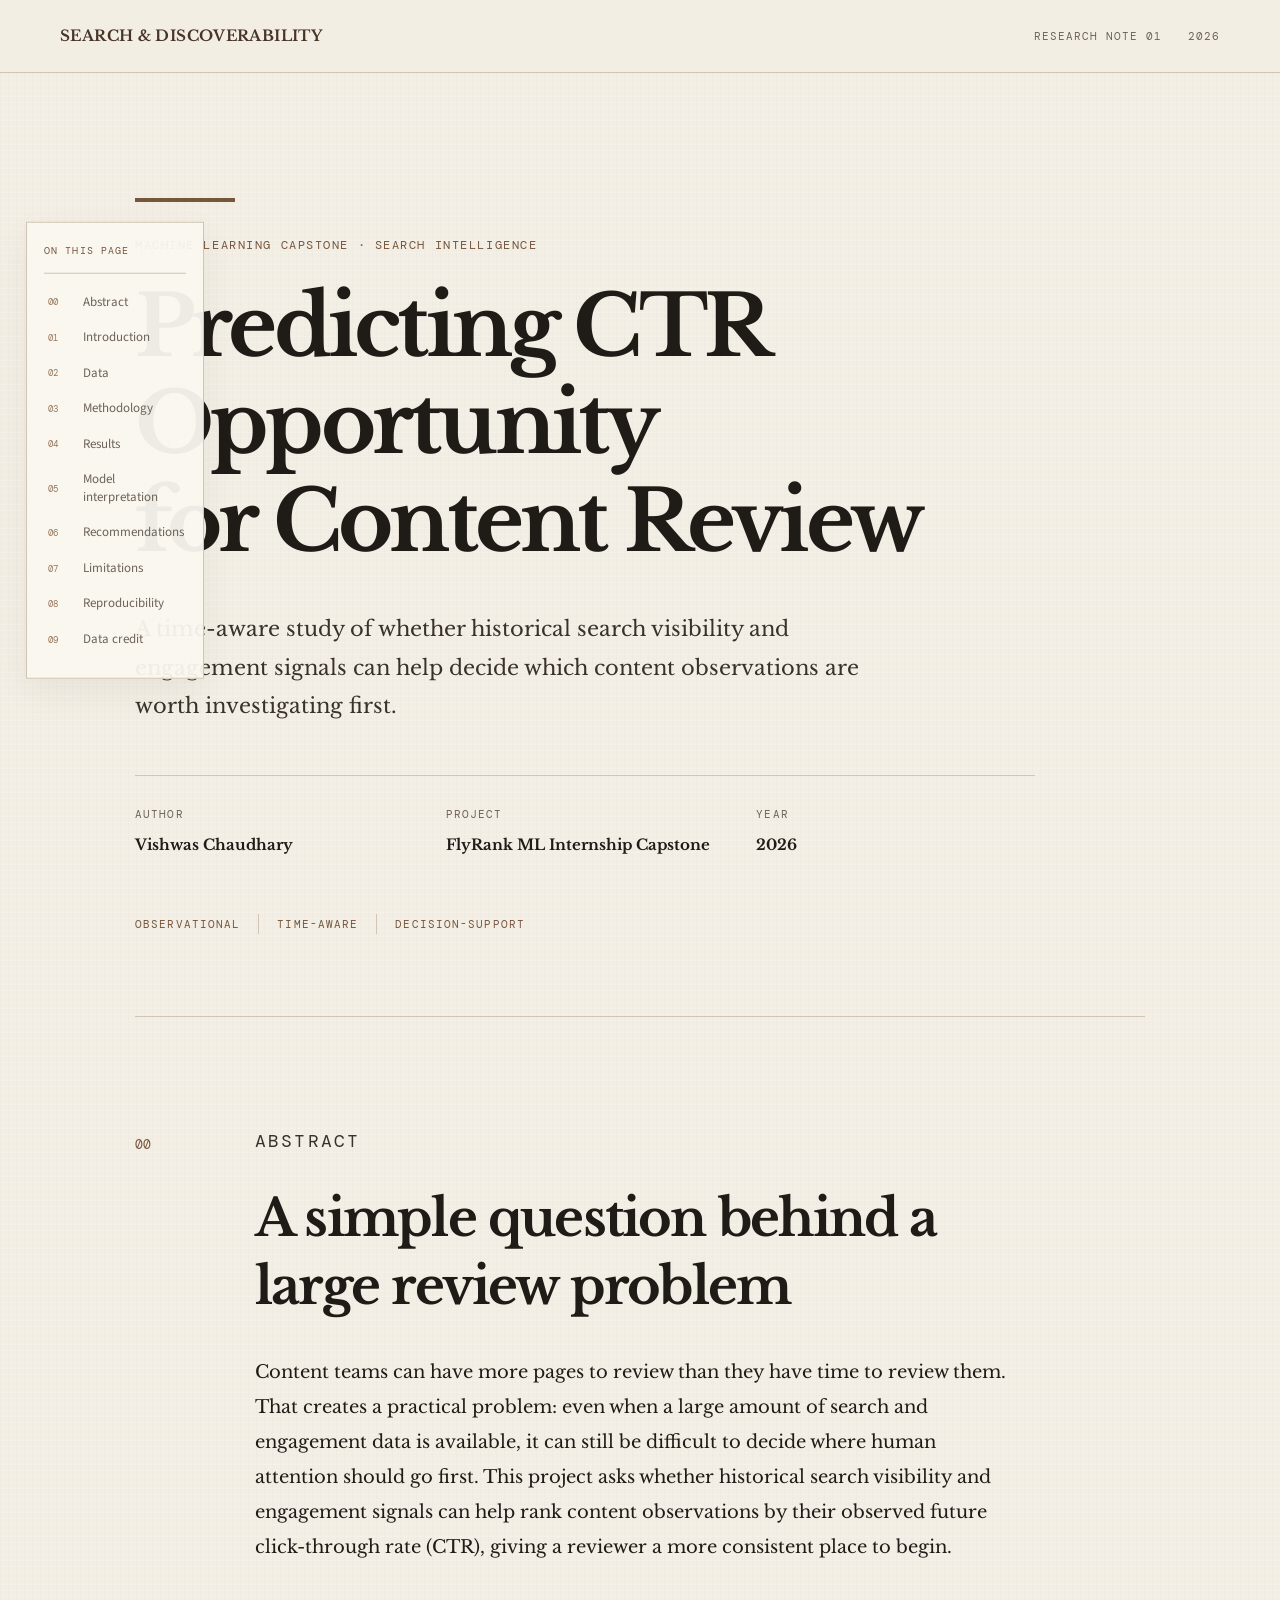
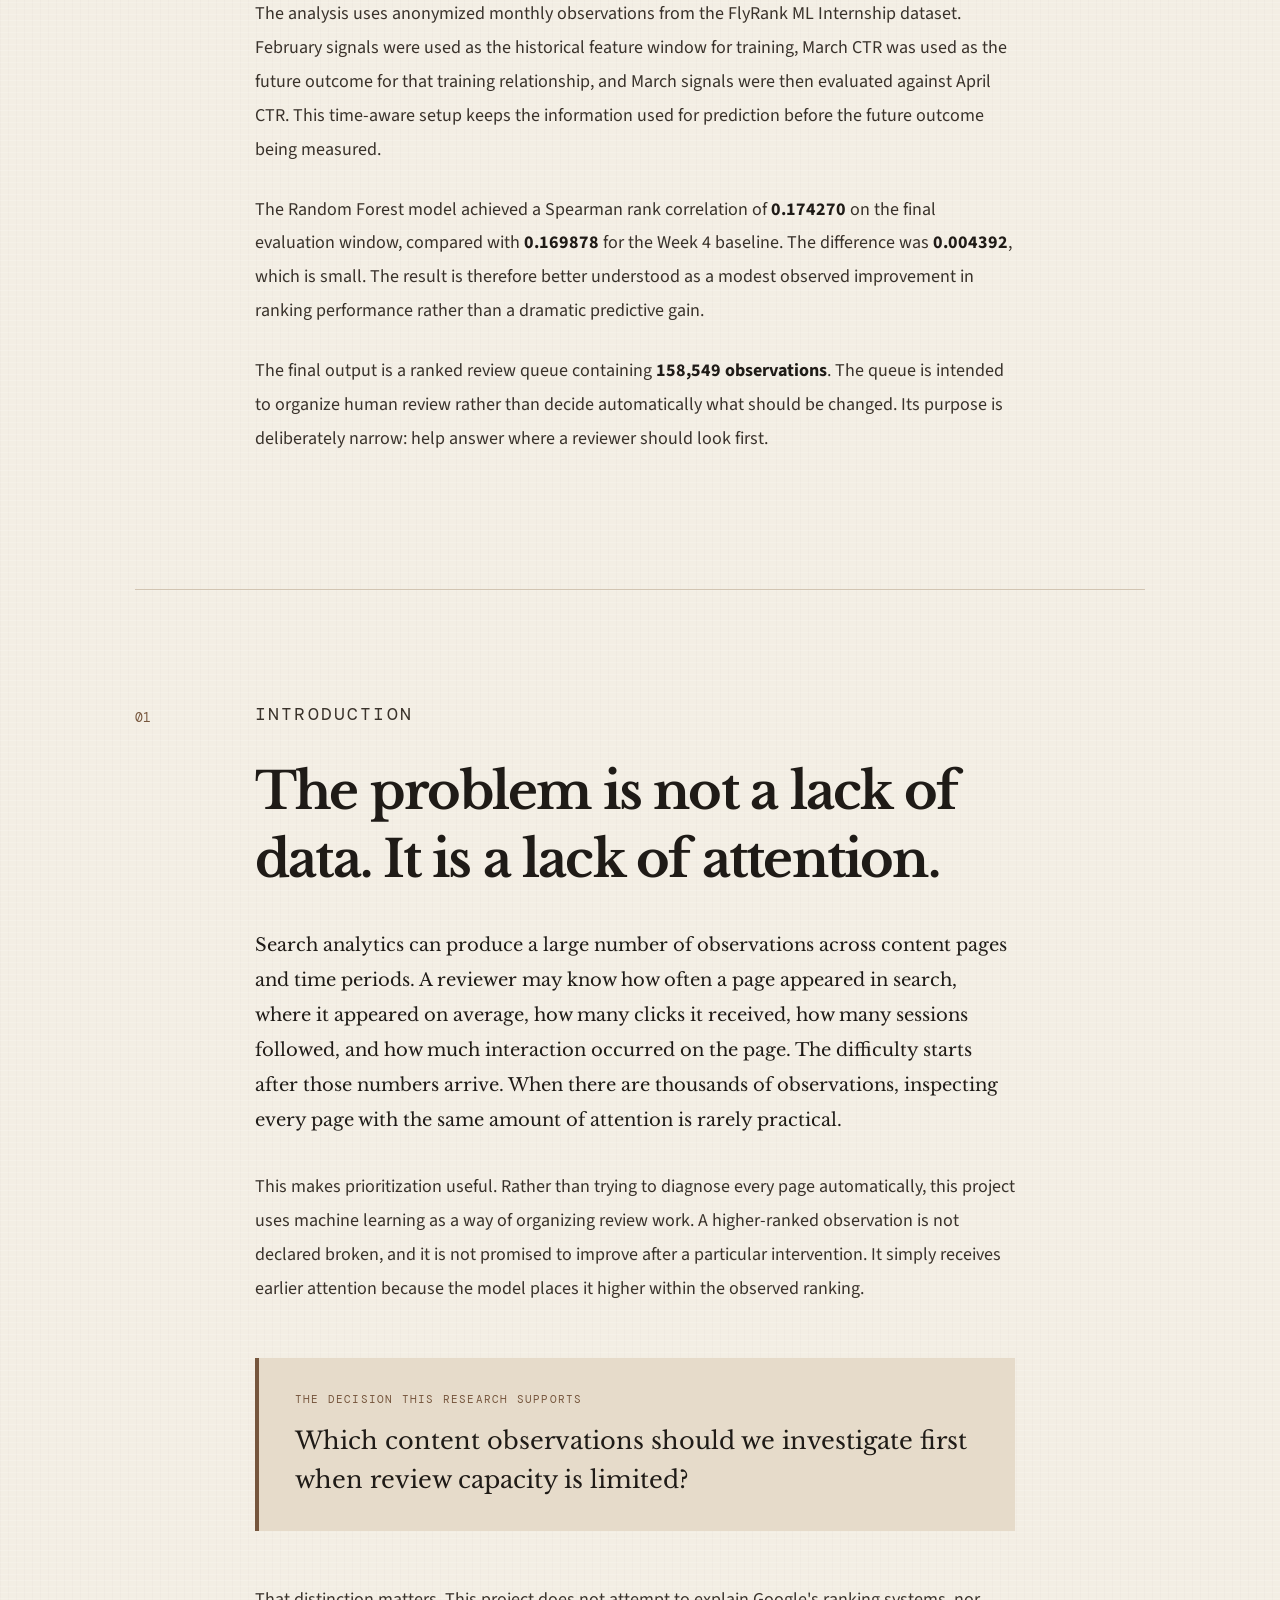
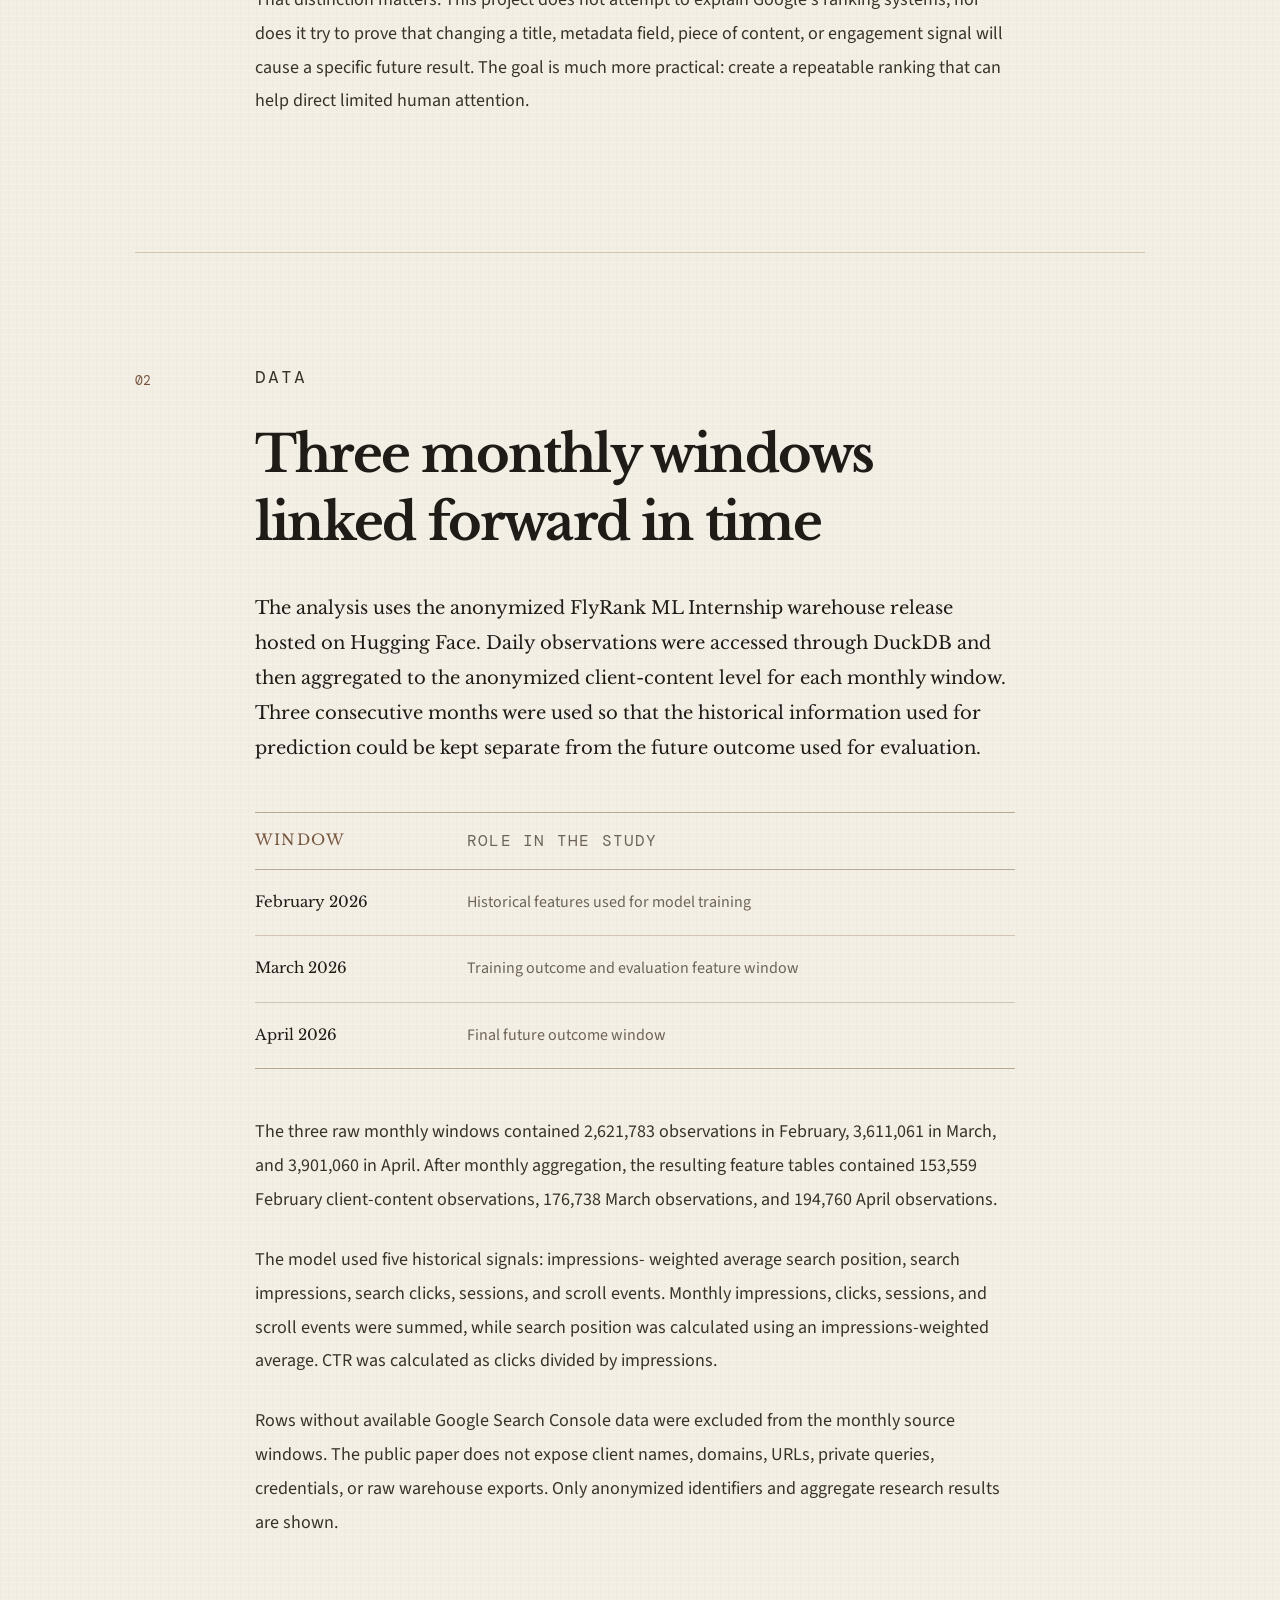
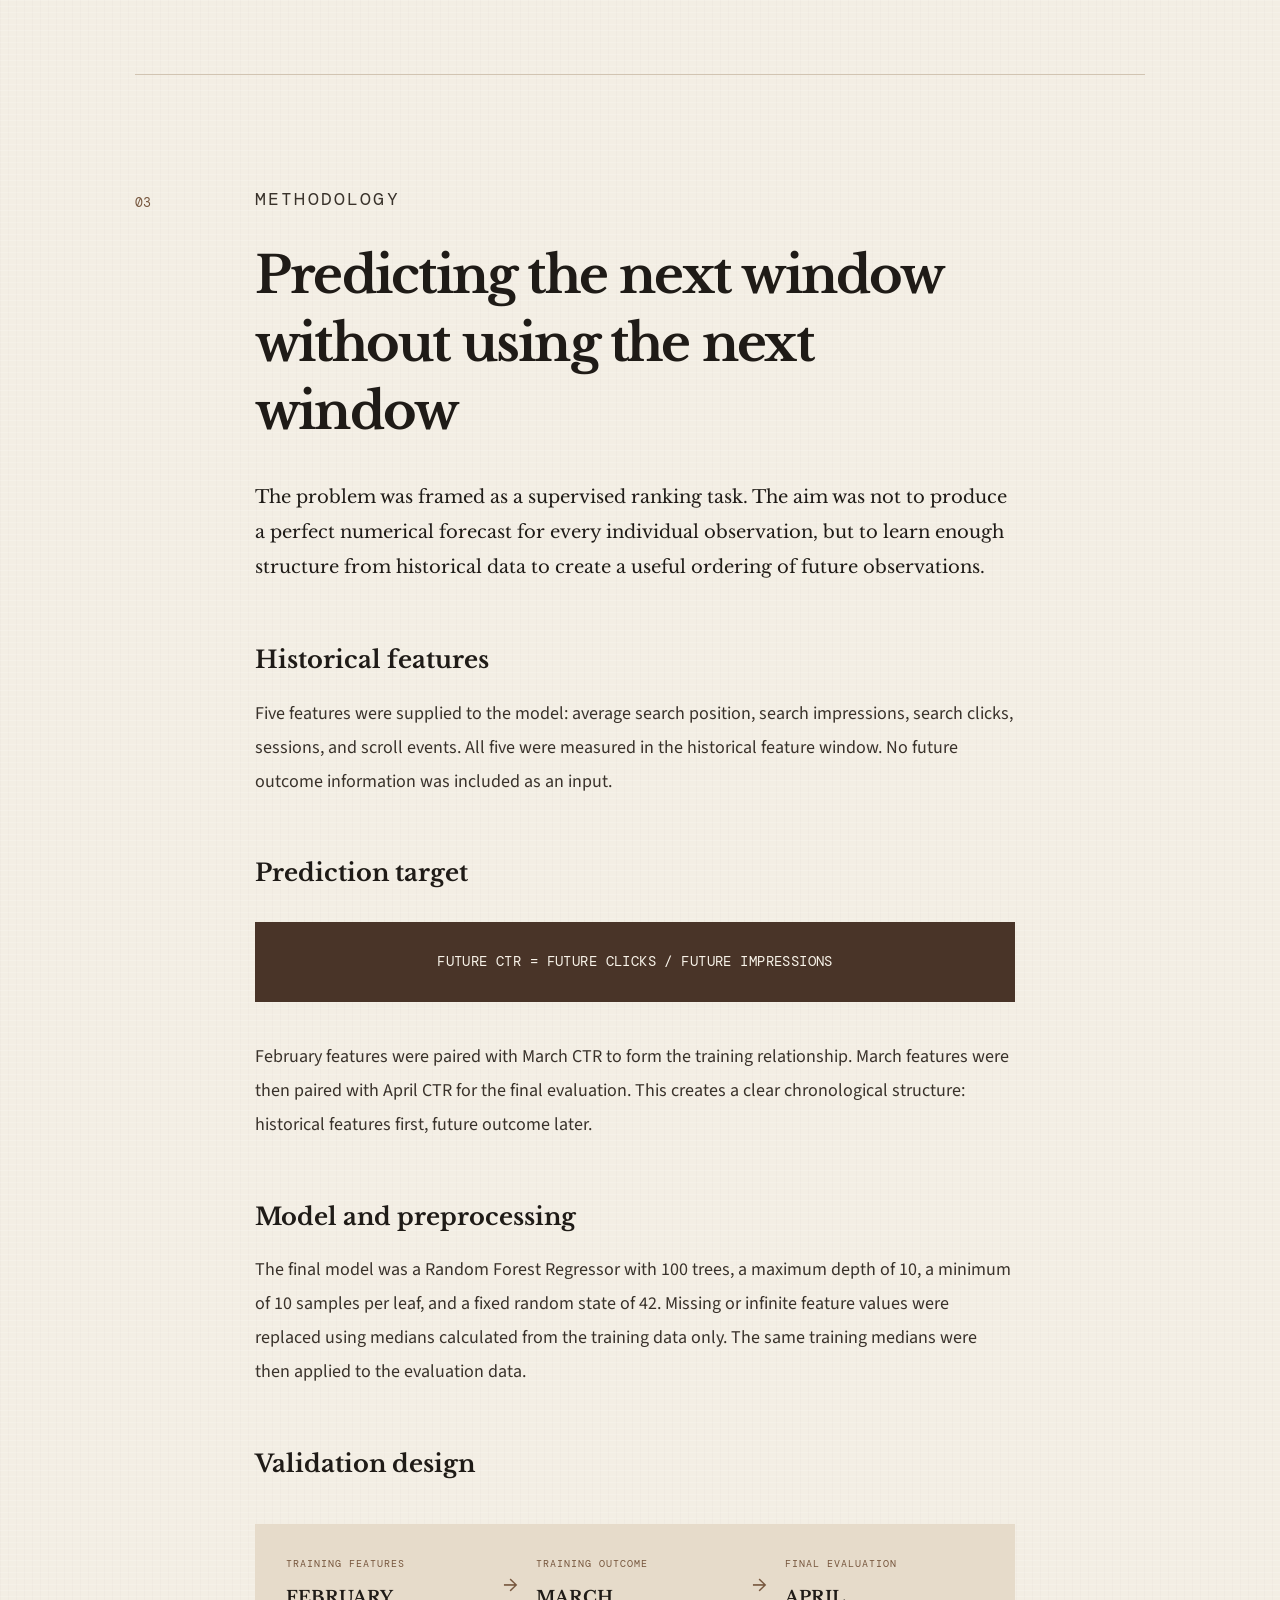
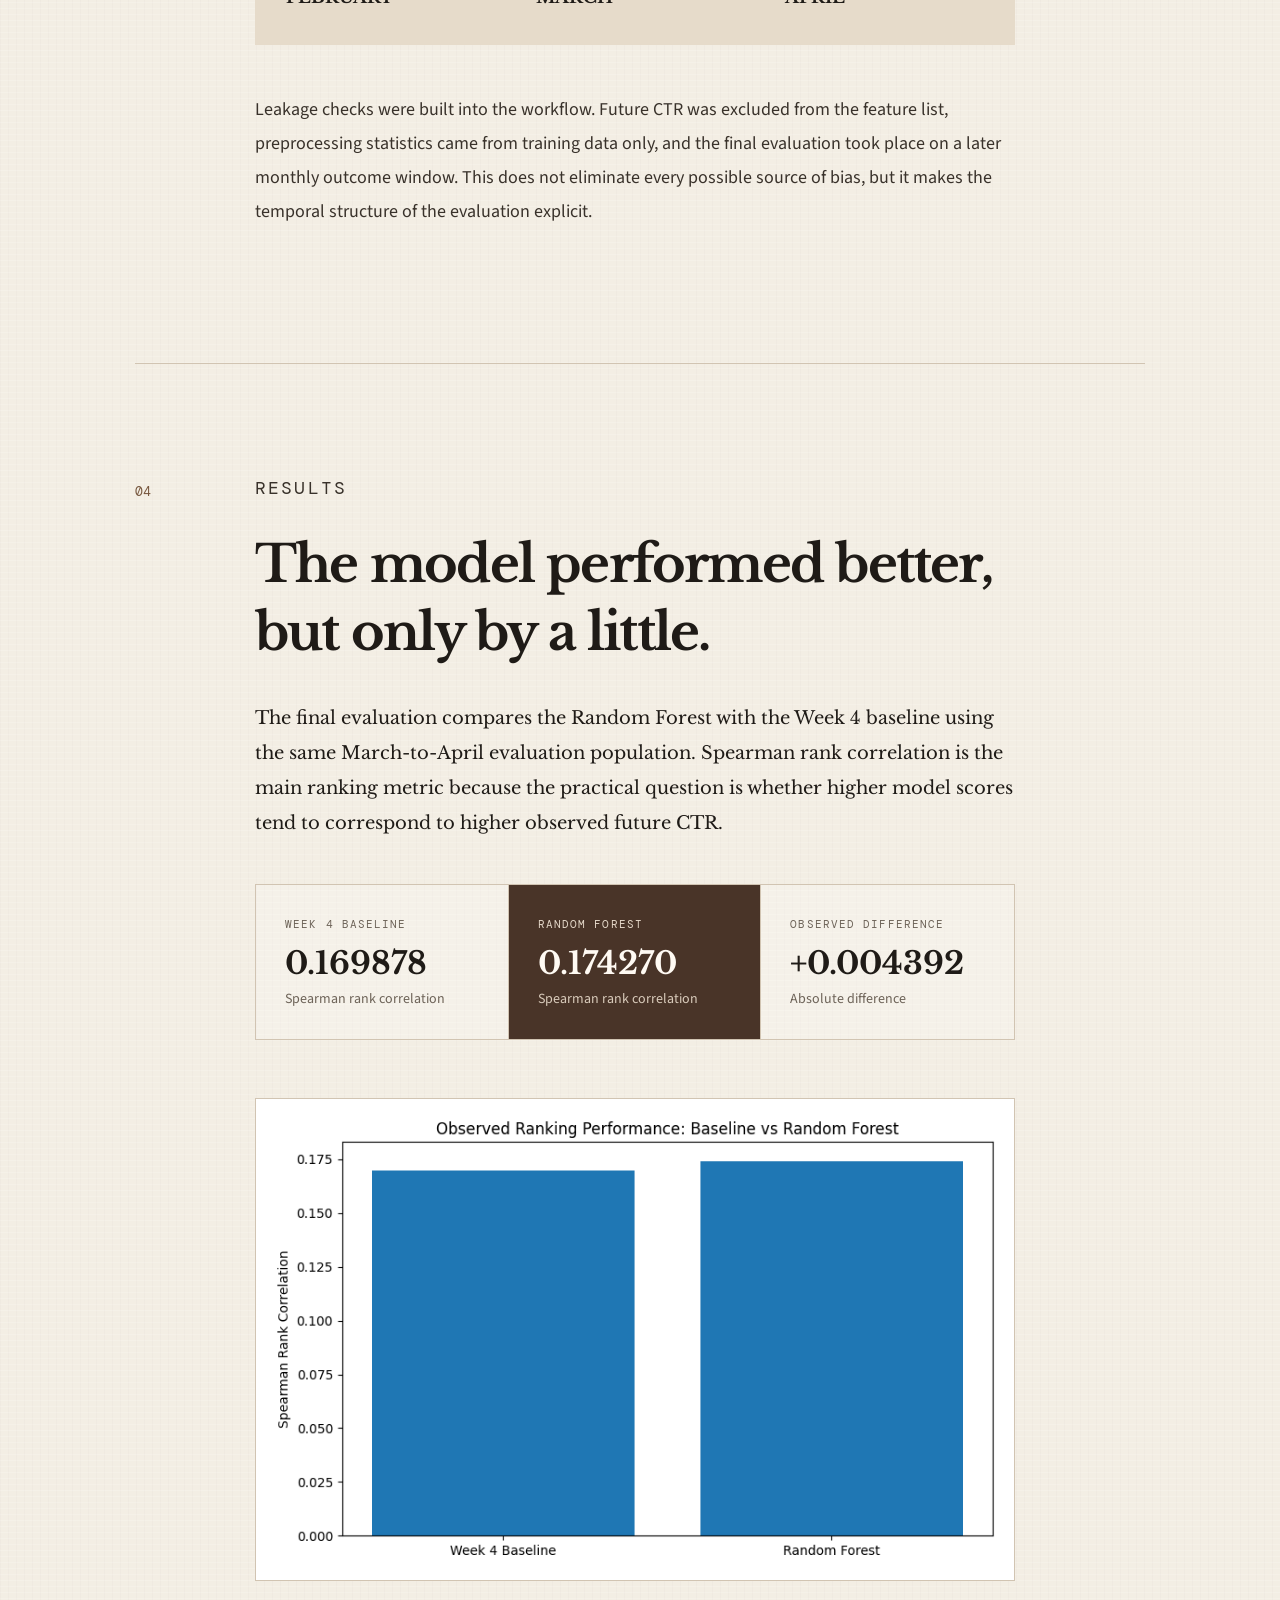
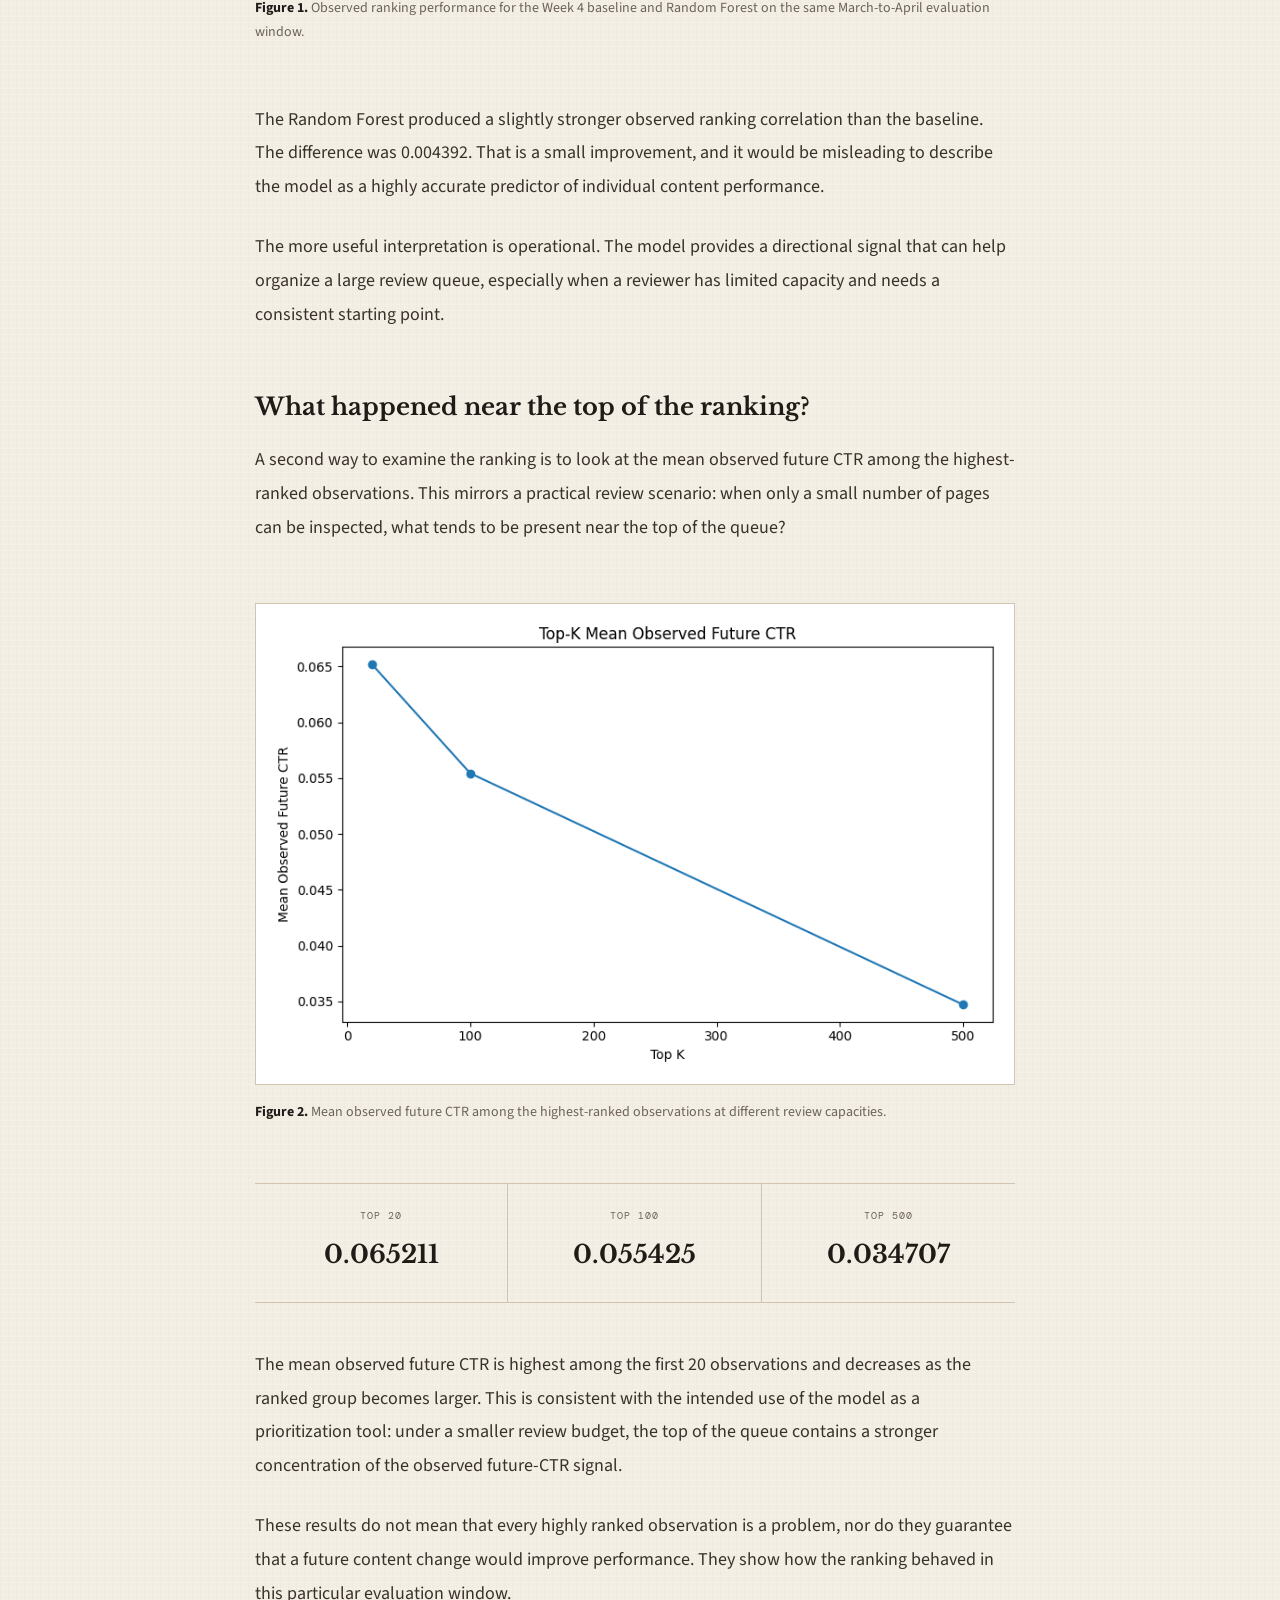
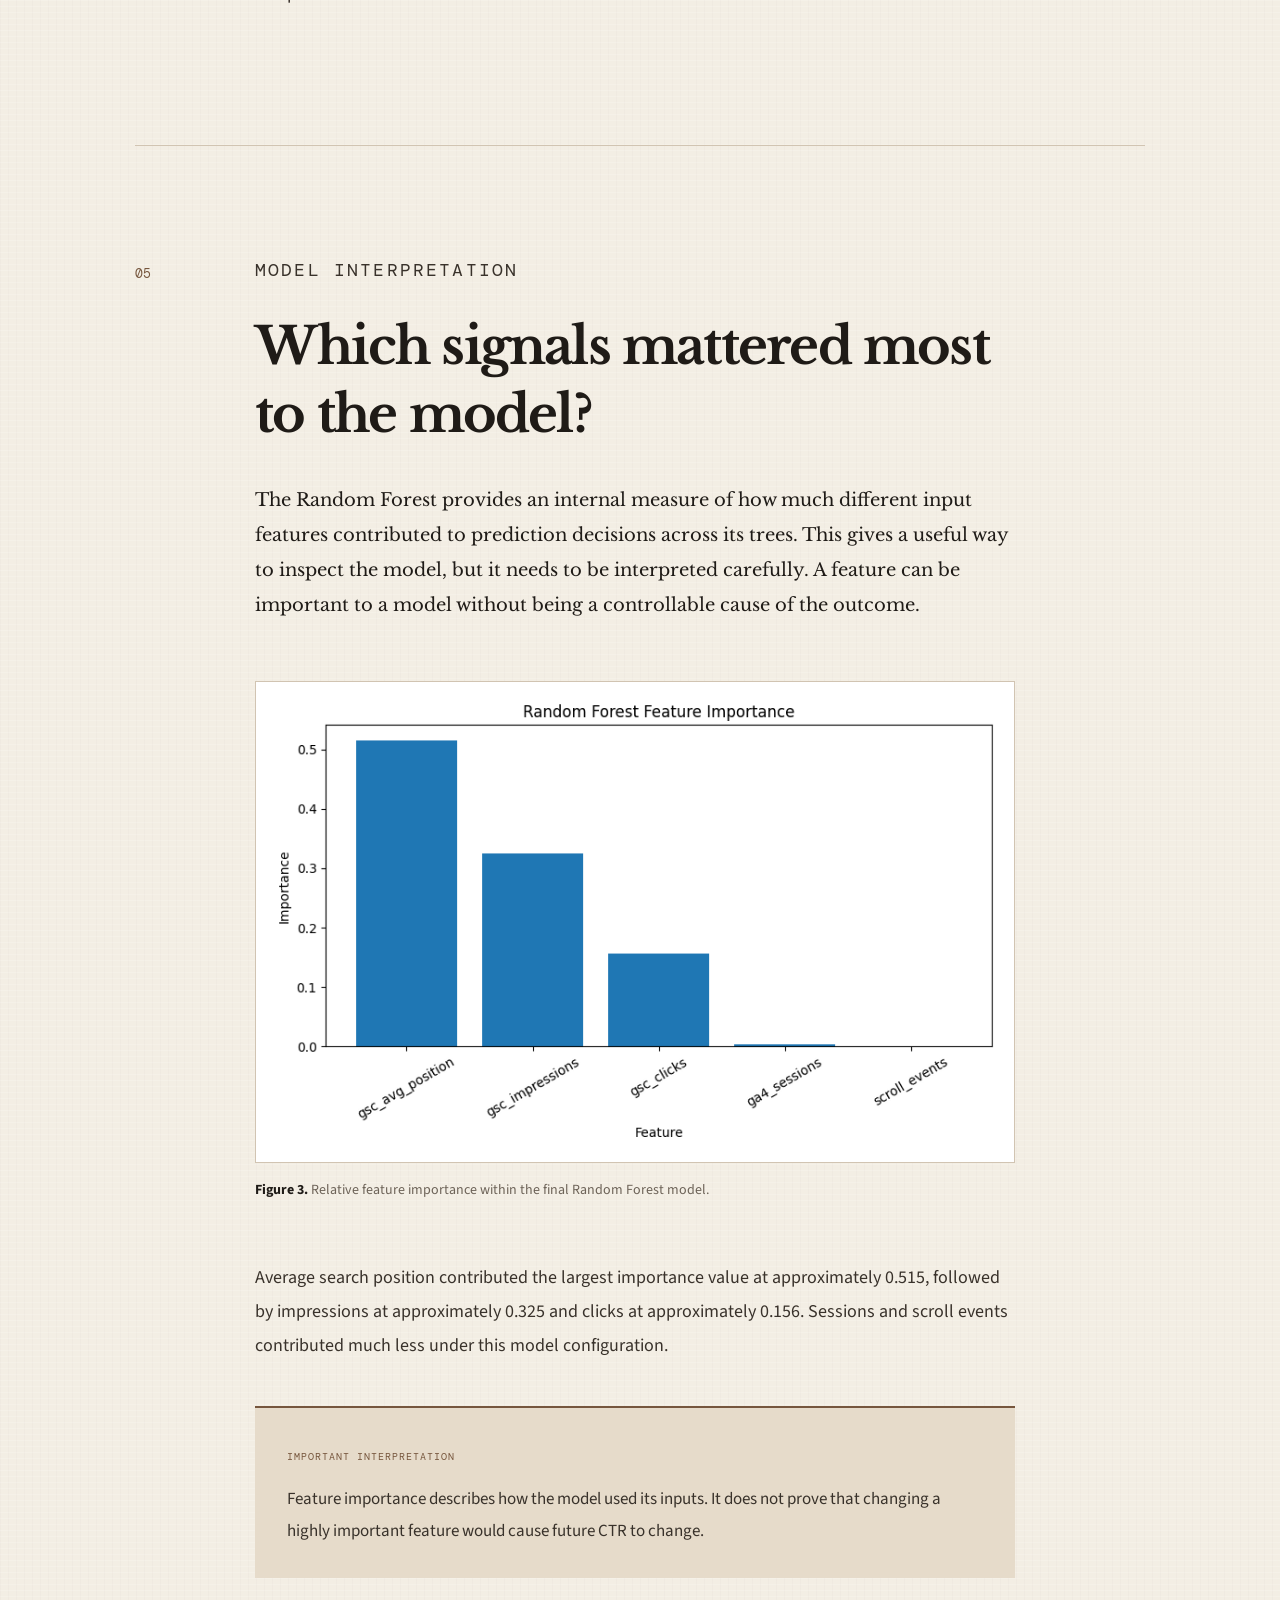
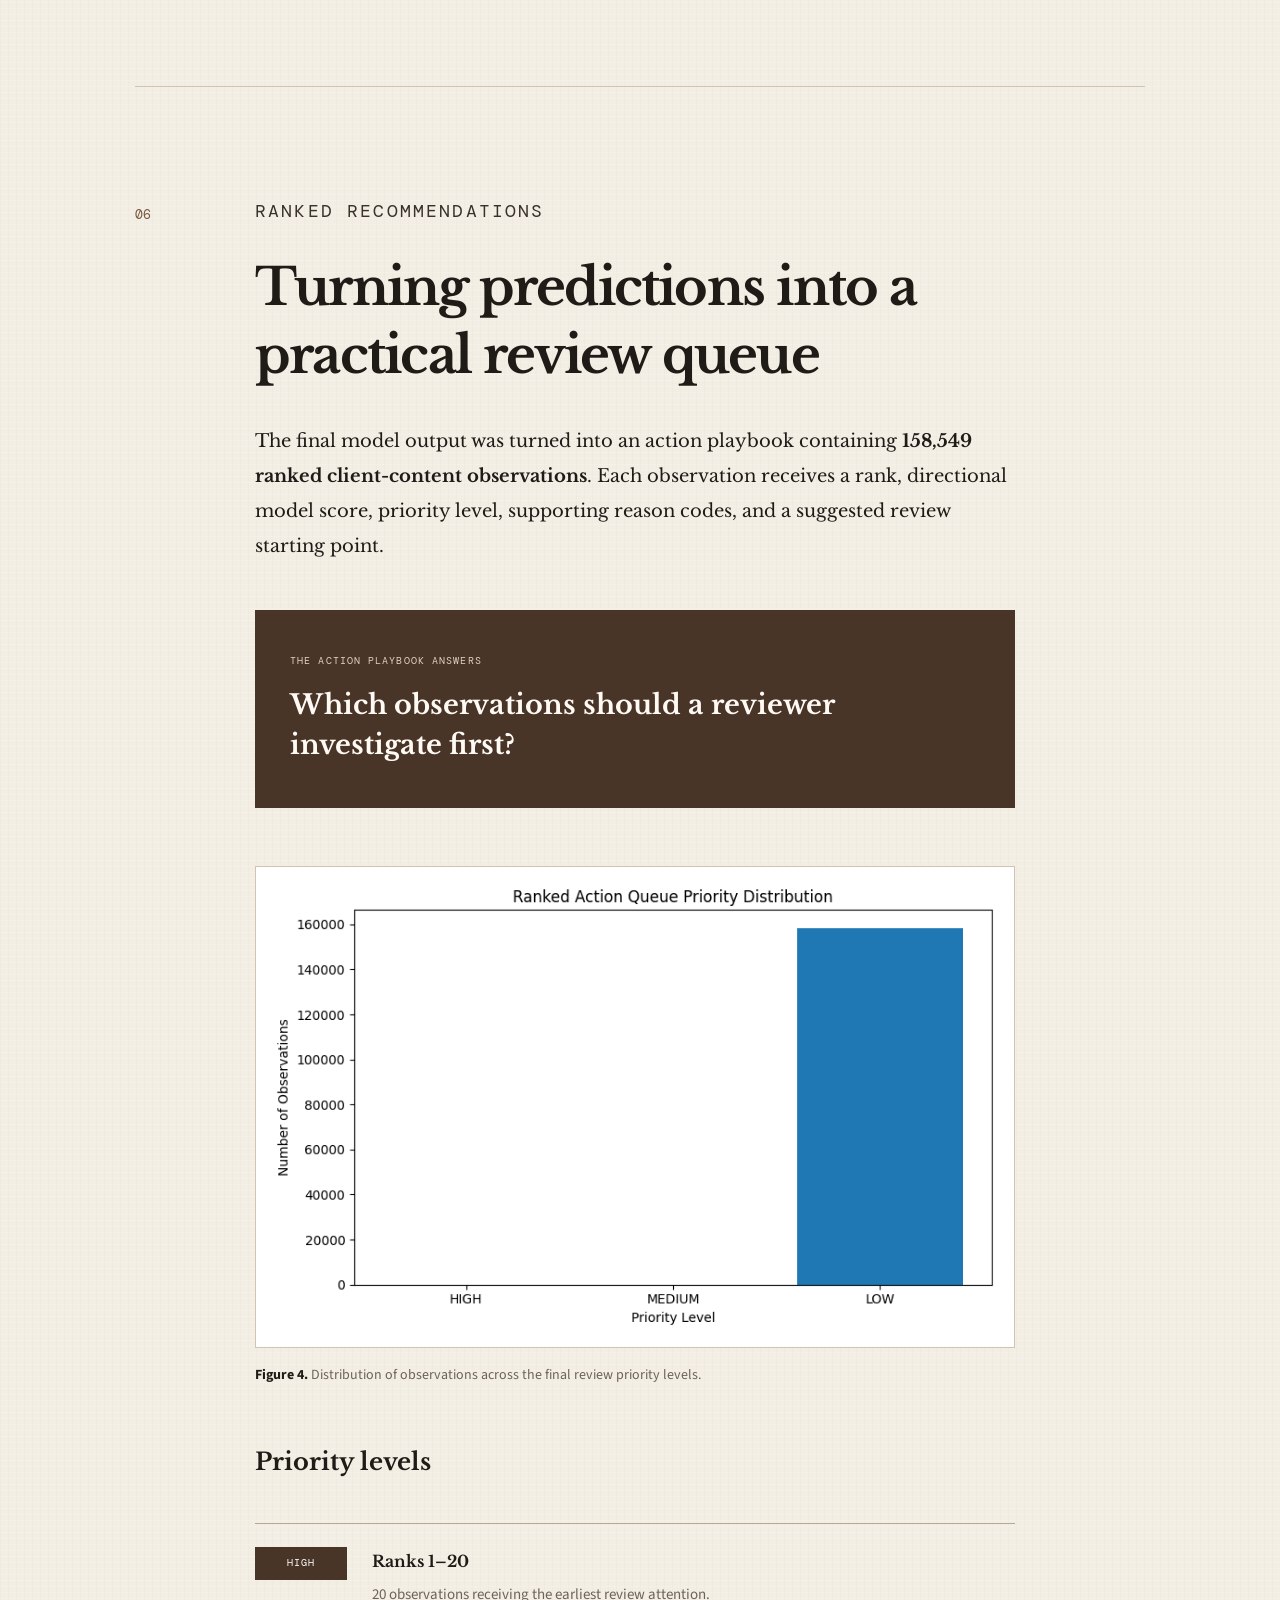
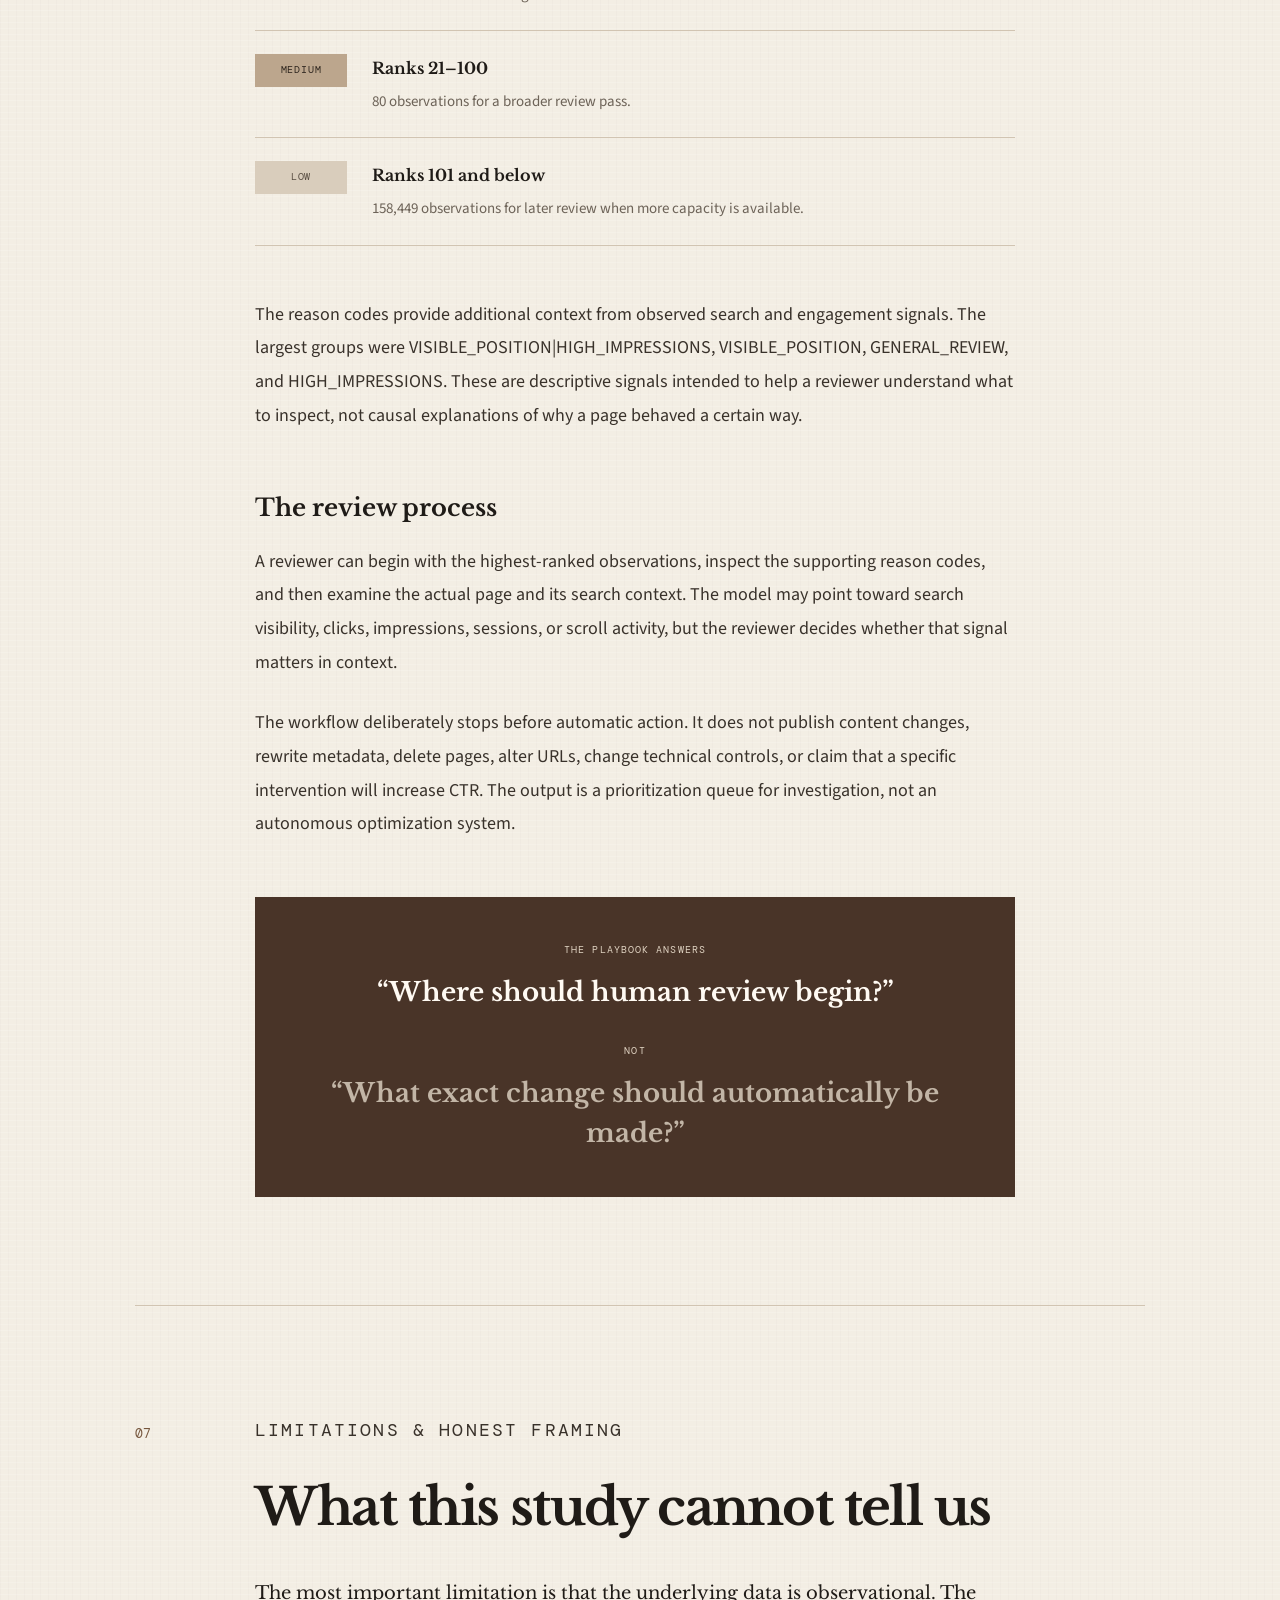
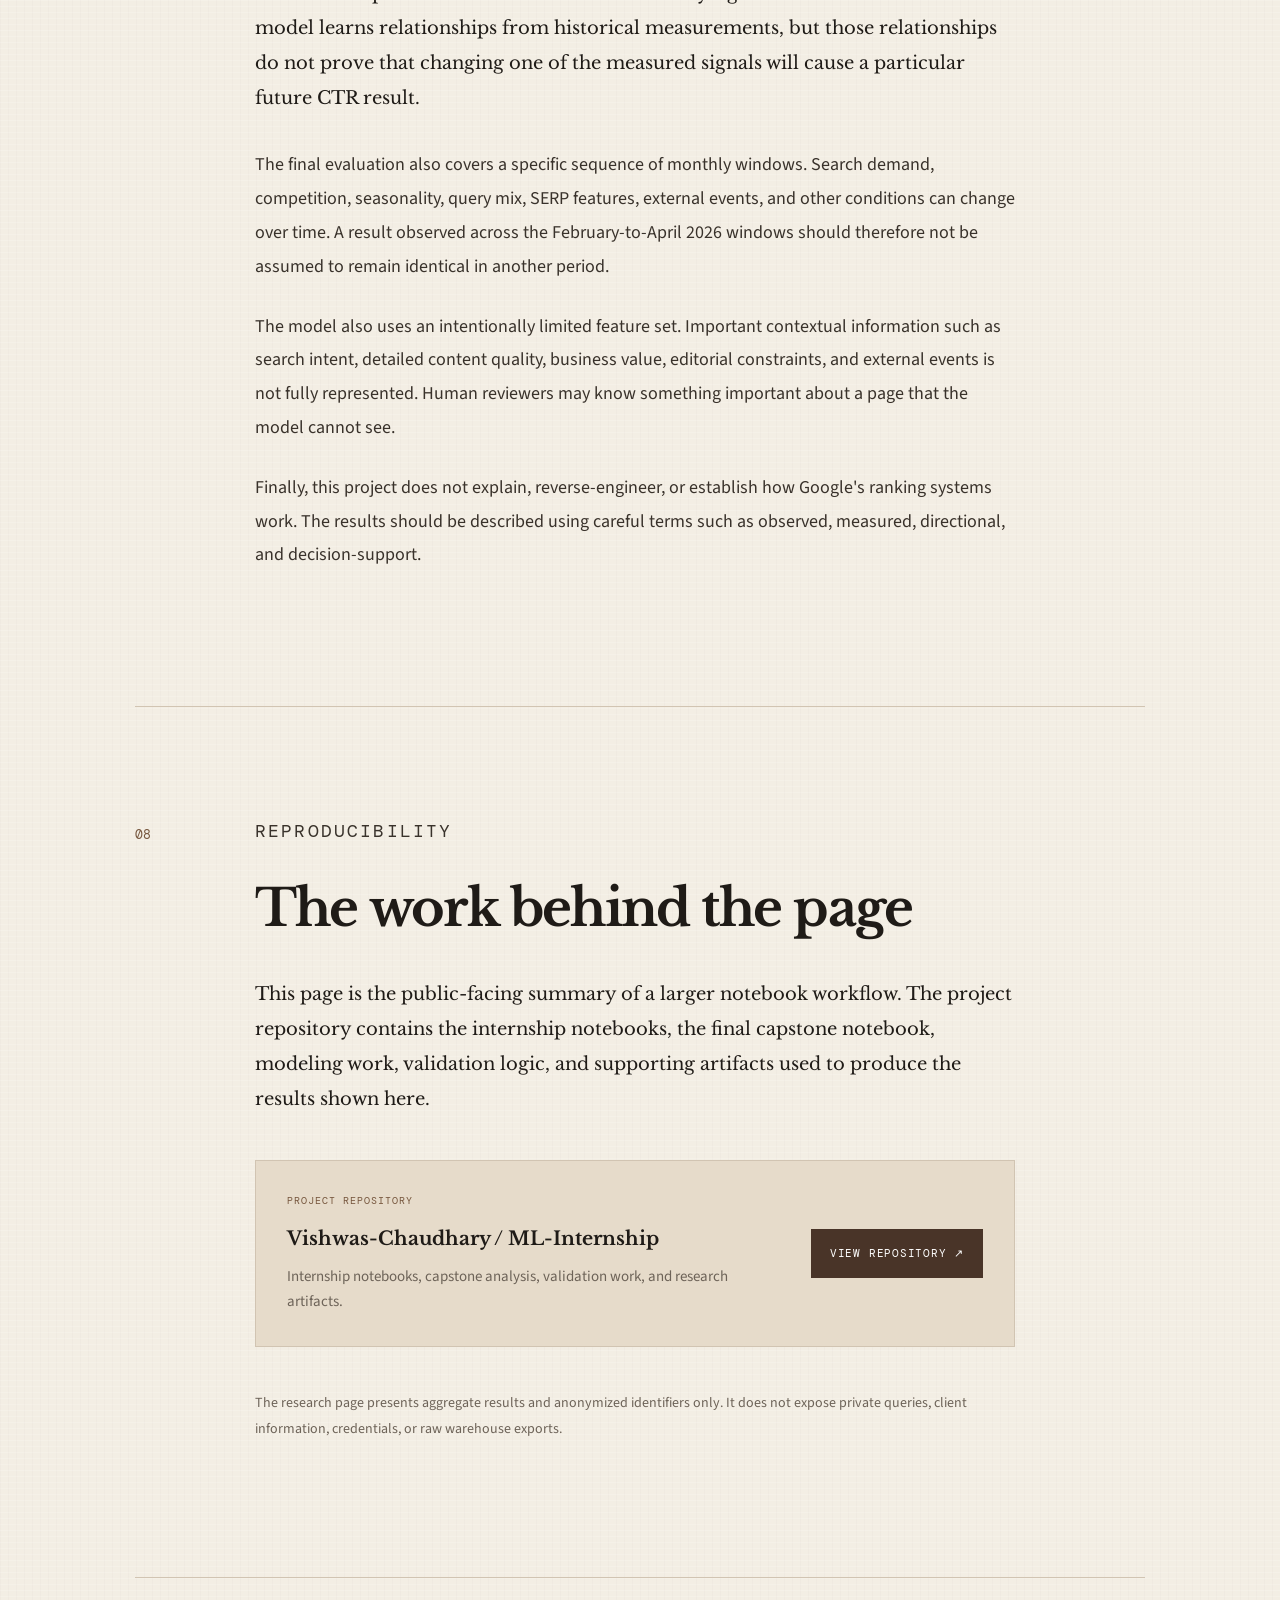
<file: index.html>
<!DOCTYPE html>
<html lang="en">

<head>
    <meta charset="UTF-8">

    <meta
        name="viewport"
        content="width=device-width, initial-scale=1.0"
    >

    <title>
        Predicting CTR Opportunity for Content Review
    </title>

    <meta
        name="description"
        content="A time-aware machine learning study using observed search and engagement signals to prioritize content observations for human review."
    >

    <link rel="stylesheet" href="style.css">

    <link rel="preconnect" href="https://fonts.googleapis.com">

    <link
        rel="preconnect"
        href="https://fonts.gstatic.com"
        crossorigin
    >

    <link
        href="https://fonts.googleapis.com/css2?family=DM+Mono:wght@400;500&family=Libre+Baskerville:wght@400;700&family=Source+Sans+3:wght@400;500;600;700&display=swap"
        rel="stylesheet"
    >
</head>


<body>


    <!-- =====================================================
         LEFT RESEARCH INDEX
    ====================================================== -->

    <aside class="paper-index">

        <div class="index-title">
            ON THIS PAGE
        </div>

        <a href="#abstract">
            <span>00</span>
            <span>Abstract</span>
        </a>

        <a href="#introduction">
            <span>01</span>
            <span>Introduction</span>
        </a>

        <a href="#data">
            <span>02</span>
            <span>Data</span>
        </a>

        <a href="#methodology">
            <span>03</span>
            <span>Methodology</span>
        </a>

        <a href="#results">
            <span>04</span>
            <span>Results</span>
        </a>

        <a href="#interpretation">
            <span>05</span>
            <span>Model interpretation</span>
        </a>

        <a href="#recommendations">
            <span>06</span>
            <span>Recommendations</span>
        </a>

        <a href="#limitations">
            <span>07</span>
            <span>Limitations</span>
        </a>

        <a href="#reproducibility">
            <span>08</span>
            <span>Reproducibility</span>
        </a>

        <a href="#acknowledgments">
            <span>09</span>
            <span>Data credit</span>
        </a>

    </aside>



    <!-- =====================================================
         TOP BAR
    ====================================================== -->

    <header class="topbar">

        <div class="topbar-inner">

            <a
                href="#"
                class="site-mark"
            >
                SEARCH &amp; DISCOVERABILITY
            </a>

            <div class="topbar-right">

                <span>
                    RESEARCH NOTE 01
                </span>

                <span>
                    2026
                </span>

            </div>

        </div>

    </header>



    <!-- =====================================================
         MAIN
    ====================================================== -->

    <main>


        <!-- =================================================
             COVER
        ================================================== -->

        <section class="cover">

            <div class="cover-rule"></div>

            <p class="kicker">
                MACHINE LEARNING CAPSTONE · SEARCH INTELLIGENCE
            </p>

            <h1>
                Predicting CTR Opportunity
                <br>
                for Content Review
            </h1>

            <p class="cover-intro">

                A time-aware study of whether historical search visibility
                and engagement signals can help decide which content
                observations are worth investigating first.

            </p>

            <div class="cover-meta">

                <div>

                    <span class="meta-label">
                        AUTHOR
                    </span>

                    <strong>
                        Vishwas Chaudhary
                    </strong>

                </div>

                <div>

                    <span class="meta-label">
                        PROJECT
                    </span>

                    <strong>
                        FlyRank ML Internship Capstone
                    </strong>

                </div>

                <div>

                    <span class="meta-label">
                        YEAR
                    </span>

                    <strong>
                        2026
                    </strong>

                </div>

            </div>


            <div class="cover-bottom">

                <span>
                    OBSERVATIONAL
                </span>

                <span>
                    TIME-AWARE
                </span>

                <span>
                    DECISION-SUPPORT
                </span>

            </div>

        </section>



        <!-- =================================================
             ABSTRACT
        ================================================== -->

        <section
            class="paper-section"
            id="abstract"
        >

            <div class="section-index">
                00
            </div>

            <article class="section-body">

                <p class="section-tag">
                    ABSTRACT
                </p>

                <h2>
                    A simple question behind a large review problem
                </h2>

                <p class="opening-paragraph">

                    Content teams can have more pages to review than they
                    have time to review them. That creates a practical
                    problem: even when a large amount of search and
                    engagement data is available, it can still be difficult
                    to decide where human attention should go first. This
                    project asks whether historical search visibility and
                    engagement signals can help rank content observations
                    by their observed future click-through rate (CTR), giving
                    a reviewer a more consistent place to begin.

                </p>

                <p>

                    The analysis uses anonymized monthly observations from
                    the FlyRank ML Internship dataset. February signals were
                    used as the historical feature window for training,
                    March CTR was used as the future outcome for that
                    training relationship, and March signals were then
                    evaluated against April CTR. This time-aware setup
                    keeps the information used for prediction before the
                    future outcome being measured.

                </p>

                <p>

                    The Random Forest model achieved a Spearman rank
                    correlation of <strong>0.174270</strong> on the final
                    evaluation window, compared with <strong>0.169878</strong>
                    for the Week 4 baseline. The difference was
                    <strong>0.004392</strong>, which is small. The result is
                    therefore better understood as a modest observed
                    improvement in ranking performance rather than a dramatic
                    predictive gain.

                </p>

                <p>

                    The final output is a ranked review queue containing
                    <strong>158,549 observations</strong>. The queue is
                    intended to organize human review rather than decide
                    automatically what should be changed. Its purpose is
                    deliberately narrow: help answer where a reviewer
                    should look first.

                </p>

            </article>

        </section>



        <!-- =================================================
             INTRODUCTION
        ================================================== -->

        <section
            class="paper-section"
            id="introduction"
        >

            <div class="section-index">
                01
            </div>

            <article class="section-body">

                <p class="section-tag">
                    INTRODUCTION
                </p>

                <h2>
                    The problem is not a lack of data.
                    It is a lack of attention.
                </h2>

                <p class="opening-paragraph">

                    Search analytics can produce a large number of
                    observations across content pages and time periods.
                    A reviewer may know how often a page appeared in search,
                    where it appeared on average, how many clicks it
                    received, how many sessions followed, and how much
                    interaction occurred on the page. The difficulty starts
                    after those numbers arrive. When there are thousands of
                    observations, inspecting every page with the same
                    amount of attention is rarely practical.

                </p>

                <p>

                    This makes prioritization useful. Rather than trying to
                    diagnose every page automatically, this project uses
                    machine learning as a way of organizing review work.
                    A higher-ranked observation is not declared broken,
                    and it is not promised to improve after a particular
                    intervention. It simply receives earlier attention
                    because the model places it higher within the observed
                    ranking.

                </p>

                <div class="pull-quote">

                    <span>
                        THE DECISION THIS RESEARCH SUPPORTS
                    </span>

                    <p>
                        Which content observations should we investigate
                        first when review capacity is limited?
                    </p>

                </div>

                <p>

                    That distinction matters. This project does not attempt
                    to explain Google's ranking systems, nor does it try to
                    prove that changing a title, metadata field, piece of
                    content, or engagement signal will cause a specific
                    future result. The goal is much more practical: create
                    a repeatable ranking that can help direct limited human
                    attention.

                </p>

            </article>

        </section>



        <!-- =================================================
             DATA
        ================================================== -->

        <section
            class="paper-section"
            id="data"
        >

            <div class="section-index">
                02
            </div>

            <article class="section-body">

                <p class="section-tag">
                    DATA
                </p>

                <h2>
                    Three monthly windows linked forward in time
                </h2>

                <p class="opening-paragraph">

                    The analysis uses the anonymized FlyRank ML Internship
                    warehouse release hosted on Hugging Face. Daily
                    observations were accessed through DuckDB and then
                    aggregated to the anonymized client-content level for
                    each monthly window. Three consecutive months were used
                    so that the historical information used for prediction
                    could be kept separate from the future outcome used
                    for evaluation.

                </p>


                <div class="data-table">

                    <div class="data-row data-head">

                        <span>
                            WINDOW
                        </span>

                        <span>
                            ROLE IN THE STUDY
                        </span>

                    </div>


                    <div class="data-row">

                        <span>
                            February 2026
                        </span>

                        <span>
                            Historical features used for model training
                        </span>

                    </div>


                    <div class="data-row">

                        <span>
                            March 2026
                        </span>

                        <span>
                            Training outcome and evaluation feature window
                        </span>

                    </div>


                    <div class="data-row">

                        <span>
                            April 2026
                        </span>

                        <span>
                            Final future outcome window
                        </span>

                    </div>

                </div>


                <p>

                    The three raw monthly windows contained 2,621,783
                    observations in February, 3,611,061 in March, and
                    3,901,060 in April. After monthly aggregation, the
                    resulting feature tables contained 153,559 February
                    client-content observations, 176,738 March observations,
                    and 194,760 April observations.

                </p>


                <p>

                    The model used five historical signals: impressions-
                    weighted average search position, search impressions,
                    search clicks, sessions, and scroll events. Monthly
                    impressions, clicks, sessions, and scroll events were
                    summed, while search position was calculated using an
                    impressions-weighted average. CTR was calculated as
                    clicks divided by impressions.

                </p>


                <p>

                    Rows without available Google Search Console data were
                    excluded from the monthly source windows. The public
                    paper does not expose client names, domains, URLs,
                    private queries, credentials, or raw warehouse exports.
                    Only anonymized identifiers and aggregate research
                    results are shown.

                </p>

            </article>

        </section>



        <!-- =================================================
             METHODOLOGY
        ================================================== -->

        <section
            class="paper-section"
            id="methodology"
        >

            <div class="section-index">
                03
            </div>

            <article class="section-body">

                <p class="section-tag">
                    METHODOLOGY
                </p>

                <h2>
                    Predicting the next window without using the next window
                </h2>

                <p class="opening-paragraph">

                    The problem was framed as a supervised ranking task.
                    The aim was not to produce a perfect numerical forecast
                    for every individual observation, but to learn enough
                    structure from historical data to create a useful
                    ordering of future observations.

                </p>


                <h3>
                    Historical features
                </h3>

                <p>

                    Five features were supplied to the model: average search
                    position, search impressions, search clicks, sessions,
                    and scroll events. All five were measured in the
                    historical feature window. No future outcome information
                    was included as an input.

                </p>


                <h3>
                    Prediction target
                </h3>

                <div class="formula">
                    FUTURE CTR = FUTURE CLICKS / FUTURE IMPRESSIONS
                </div>

                <p>

                    February features were paired with March CTR to form the
                    training relationship. March features were then paired
                    with April CTR for the final evaluation. This creates a
                    clear chronological structure: historical features first,
                    future outcome later.

                </p>


                <h3>
                    Model and preprocessing
                </h3>

                <p>

                    The final model was a Random Forest Regressor with
                    100 trees, a maximum depth of 10, a minimum of 10
                    samples per leaf, and a fixed random state of 42.
                    Missing or infinite feature values were replaced using
                    medians calculated from the training data only. The
                    same training medians were then applied to the evaluation
                    data.

                </p>


                <h3>
                    Validation design
                </h3>

                <div class="validation-line">

                    <div>

                        <span>
                            TRAINING FEATURES
                        </span>

                        <strong>
                            FEBRUARY
                        </strong>

                    </div>


                    <div class="line-arrow">
                        →
                    </div>


                    <div>

                        <span>
                            TRAINING OUTCOME
                        </span>

                        <strong>
                            MARCH
                        </strong>

                    </div>


                    <div class="line-arrow">
                        →
                    </div>


                    <div>

                        <span>
                            FINAL EVALUATION
                        </span>

                        <strong>
                            APRIL
                        </strong>

                    </div>

                </div>


                <p>

                    Leakage checks were built into the workflow. Future CTR
                    was excluded from the feature list, preprocessing
                    statistics came from training data only, and the final
                    evaluation took place on a later monthly outcome window.
                    This does not eliminate every possible source of bias,
                    but it makes the temporal structure of the evaluation
                    explicit.

                </p>

            </article>

        </section>



        <!-- =================================================
             RESULTS
        ================================================== -->

        <section
            class="paper-section"
            id="results"
        >

            <div class="section-index">
                04
            </div>

            <article class="section-body">

                <p class="section-tag">
                    RESULTS
                </p>

                <h2>
                    The model performed better,
                    but only by a little.
                </h2>

                <p class="opening-paragraph">

                    The final evaluation compares the Random Forest with
                    the Week 4 baseline using the same March-to-April
                    evaluation population. Spearman rank correlation is
                    the main ranking metric because the practical question
                    is whether higher model scores tend to correspond to
                    higher observed future CTR.

                </p>


                <div class="metric-strip">

                    <div>

                        <span>
                            WEEK 4 BASELINE
                        </span>

                        <strong>
                            0.169878
                        </strong>

                        <small>
                            Spearman rank correlation
                        </small>

                    </div>


                    <div class="metric-primary">

                        <span>
                            RANDOM FOREST
                        </span>

                        <strong>
                            0.174270
                        </strong>

                        <small>
                            Spearman rank correlation
                        </small>

                    </div>


                    <div>

                        <span>
                            OBSERVED DIFFERENCE
                        </span>

                        <strong>
                            +0.004392
                        </strong>

                        <small>
                            Absolute difference
                        </small>

                    </div>

                </div>


                <figure class="figure">

                    <img
                        src="capstone_model_vs_baseline.png"
                        alt="Observed ranking performance comparing the Week 4 baseline and Random Forest"
                    >

                    <figcaption>

                        <strong>
                            Figure 1.
                        </strong>

                        Observed ranking performance for the Week 4
                        baseline and Random Forest on the same
                        March-to-April evaluation window.

                    </figcaption>

                </figure>


                <p>

                    The Random Forest produced a slightly stronger observed
                    ranking correlation than the baseline. The difference
                    was 0.004392. That is a small improvement, and it would
                    be misleading to describe the model as a highly
                    accurate predictor of individual content performance.

                </p>


                <p>

                    The more useful interpretation is operational. The
                    model provides a directional signal that can help
                    organize a large review queue, especially when a
                    reviewer has limited capacity and needs a consistent
                    starting point.

                </p>


                <h3>
                    What happened near the top of the ranking?
                </h3>


                <p>

                    A second way to examine the ranking is to look at the
                    mean observed future CTR among the highest-ranked
                    observations. This mirrors a practical review scenario:
                    when only a small number of pages can be inspected,
                    what tends to be present near the top of the queue?

                </p>


                <figure class="figure">

                    <img
                        src="capstone_top_k_future_ctr.png"
                        alt="Mean observed future CTR for the top 20, 100 and 500 ranked observations"
                    >

                    <figcaption>

                        <strong>
                            Figure 2.
                        </strong>

                        Mean observed future CTR among the highest-ranked
                        observations at different review capacities.

                    </figcaption>

                </figure>


                <div class="result-note">

                    <div>

                        <span>
                            TOP 20
                        </span>

                        <strong>
                            0.065211
                        </strong>

                    </div>


                    <div>

                        <span>
                            TOP 100
                        </span>

                        <strong>
                            0.055425
                        </strong>

                    </div>


                    <div>

                        <span>
                            TOP 500
                        </span>

                        <strong>
                            0.034707
                        </strong>

                    </div>

                </div>


                <p>

                    The mean observed future CTR is highest among the first
                    20 observations and decreases as the ranked group
                    becomes larger. This is consistent with the intended
                    use of the model as a prioritization tool: under a
                    smaller review budget, the top of the queue contains
                    a stronger concentration of the observed future-CTR
                    signal.

                </p>


                <p>

                    These results do not mean that every highly ranked
                    observation is a problem, nor do they guarantee that a
                    future content change would improve performance. They
                    show how the ranking behaved in this particular
                    evaluation window.

                </p>

            </article>

        </section>



        <!-- =================================================
             MODEL INTERPRETATION
        ================================================== -->

        <section
            class="paper-section"
            id="interpretation"
        >

            <div class="section-index">
                05
            </div>

            <article class="section-body">

                <p class="section-tag">
                    MODEL INTERPRETATION
                </p>

                <h2>
                    Which signals mattered most to the model?
                </h2>

                <p class="opening-paragraph">

                    The Random Forest provides an internal measure of how
                    much different input features contributed to prediction
                    decisions across its trees. This gives a useful way to
                    inspect the model, but it needs to be interpreted
                    carefully. A feature can be important to a model without
                    being a controllable cause of the outcome.

                </p>


                <figure class="figure">

                    <img
                        src="capstone_feature_importance.png"
                        alt="Random Forest feature importance"
                    >

                    <figcaption>

                        <strong>
                            Figure 3.
                        </strong>

                        Relative feature importance within the final
                        Random Forest model.

                    </figcaption>

                </figure>


                <p>

                    Average search position contributed the largest
                    importance value at approximately 0.515, followed by
                    impressions at approximately 0.325 and clicks at
                    approximately 0.156. Sessions and scroll events
                    contributed much less under this model configuration.

                </p>


                <div class="interpretation-box">

                    <span>
                        IMPORTANT INTERPRETATION
                    </span>

                    <p>

                        Feature importance describes how the model used
                        its inputs. It does not prove that changing a
                        highly important feature would cause future CTR
                        to change.

                    </p>

                </div>

            </article>

        </section>



        <!-- =================================================
             RANKED RECOMMENDATIONS
        ================================================== -->

        <section
            class="paper-section"
            id="recommendations"
        >

            <div class="section-index">
                06
            </div>

            <article class="section-body">

                <p class="section-tag">
                    RANKED RECOMMENDATIONS
                </p>

                <h2>
                    Turning predictions into a practical review queue
                </h2>

                <p class="opening-paragraph">

                    The final model output was turned into an action
                    playbook containing <strong>158,549 ranked
                    client-content observations</strong>. Each observation
                    receives a rank, directional model score, priority
                    level, supporting reason codes, and a suggested review
                    starting point.

                </p>


                <div class="recommendation-question">

                    <span>
                        THE ACTION PLAYBOOK ANSWERS
                    </span>

                    <h3>
                        Which observations should a reviewer investigate first?
                    </h3>

                </div>


                <figure class="figure">

                    <img
                        src="capstone_priority_distribution.png"
                        alt="Ranked action queue priority distribution"
                    >

                    <figcaption>

                        <strong>
                            Figure 4.
                        </strong>

                        Distribution of observations across the final
                        review priority levels.

                    </figcaption>

                </figure>


                <h3>
                    Priority levels
                </h3>


                <div class="priority-list">

                    <div class="priority-item">

                        <span class="priority-label priority-high">
                            HIGH
                        </span>

                        <div>

                            <strong>
                                Ranks 1–20
                            </strong>

                            <p>
                                20 observations receiving the earliest
                                review attention.
                            </p>

                        </div>

                    </div>


                    <div class="priority-item">

                        <span class="priority-label priority-medium">
                            MEDIUM
                        </span>

                        <div>

                            <strong>
                                Ranks 21–100
                            </strong>

                            <p>
                                80 observations for a broader review pass.
                            </p>

                        </div>

                    </div>


                    <div class="priority-item">

                        <span class="priority-label priority-low">
                            LOW
                        </span>

                        <div>

                            <strong>
                                Ranks 101 and below
                            </strong>

                            <p>
                                158,449 observations for later review when
                                more capacity is available.
                            </p>

                        </div>

                    </div>

                </div>


                <p>

                    The reason codes provide additional context from
                    observed search and engagement signals. The largest
                    groups were VISIBLE_POSITION|HIGH_IMPRESSIONS,
                    VISIBLE_POSITION, GENERAL_REVIEW, and
                    HIGH_IMPRESSIONS. These are descriptive signals intended
                    to help a reviewer understand what to inspect, not
                    causal explanations of why a page behaved a certain way.

                </p>


                <h3>
                    The review process
                </h3>


                <p>

                    A reviewer can begin with the highest-ranked
                    observations, inspect the supporting reason codes, and
                    then examine the actual page and its search context.
                    The model may point toward search visibility, clicks,
                    impressions, sessions, or scroll activity, but the
                    reviewer decides whether that signal matters in context.

                </p>


                <p>

                    The workflow deliberately stops before automatic action.
                    It does not publish content changes, rewrite metadata,
                    delete pages, alter URLs, change technical controls,
                    or claim that a specific intervention will increase CTR.
                    The output is a prioritization queue for investigation,
                    not an autonomous optimization system.

                </p>


                <div class="decision-box">

                    <span>
                        THE PLAYBOOK ANSWERS
                    </span>

                    <strong>
                        “Where should human review begin?”
                    </strong>


                    <span class="second-label">
                        NOT
                    </span>

                    <strong class="muted-answer">
                        “What exact change should automatically be made?”
                    </strong>

                </div>

            </article>

        </section>



        <!-- =================================================
             LIMITATIONS
        ================================================== -->

        <section
            class="paper-section"
            id="limitations"
        >

            <div class="section-index">
                07
            </div>

            <article class="section-body">

                <p class="section-tag">
                    LIMITATIONS &amp; HONEST FRAMING
                </p>

                <h2>
                    What this study cannot tell us
                </h2>

                <p class="opening-paragraph">

                    The most important limitation is that the underlying
                    data is observational. The model learns relationships
                    from historical measurements, but those relationships
                    do not prove that changing one of the measured signals
                    will cause a particular future CTR result.

                </p>


                <p>

                    The final evaluation also covers a specific sequence of
                    monthly windows. Search demand, competition, seasonality,
                    query mix, SERP features, external events, and other
                    conditions can change over time. A result observed across
                    the February-to-April 2026 windows should therefore not
                    be assumed to remain identical in another period.

                </p>


                <p>

                    The model also uses an intentionally limited feature
                    set. Important contextual information such as search
                    intent, detailed content quality, business value,
                    editorial constraints, and external events is not fully
                    represented. Human reviewers may know something important
                    about a page that the model cannot see.

                </p>


                <p>

                    Finally, this project does not explain, reverse-engineer,
                    or establish how Google's ranking systems work. The
                    results should be described using careful terms such as
                    observed, measured, directional, and decision-support.

                </p>

            </article>

        </section>



        <!-- =================================================
             REPRODUCIBILITY
        ================================================== -->

        <section
            class="paper-section"
            id="reproducibility"
        >

            <div class="section-index">
                08
            </div>

            <article class="section-body">

                <p class="section-tag">
                    REPRODUCIBILITY
                </p>

                <h2>
                    The work behind the page
                </h2>

                <p class="opening-paragraph">

                    This page is the public-facing summary of a larger
                    notebook workflow. The project repository contains the
                    internship notebooks, the final capstone notebook,
                    modeling work, validation logic, and supporting
                    artifacts used to produce the results shown here.

                </p>


                <div class="repo-card">

                    <div class="repo-card-content">

                        <span class="repo-label">
                            PROJECT REPOSITORY
                        </span>

                        <strong>
                            Vishwas-Chaudhary / ML-Internship
                        </strong>

                        <p>

                            Internship notebooks, capstone analysis,
                            validation work, and research artifacts.

                        </p>

                    </div>


                    <a
                        href="https://github.com/Vishwas-Chaudhary/ML-Internship"
                        target="_blank"
                        rel="noopener noreferrer"
                    >
                        VIEW REPOSITORY ↗
                    </a>

                </div>


                <p class="small-text">

                    The research page presents aggregate results and
                    anonymized identifiers only. It does not expose private
                    queries, client information, credentials, or raw
                    warehouse exports.

                </p>

            </article>

        </section>



        <!-- =================================================
             ACKNOWLEDGMENTS
        ================================================== -->

        <section
            class="acknowledgments"
            id="acknowledgments"
        >

            <p class="section-tag">
                ACKNOWLEDGMENTS &amp; DATA CREDIT
            </p>

            <h2>
                Built on the FlyRank ML Internship dataset.
            </h2>

            <p>

                This research was completed as part of the FlyRank Machine
                Learning Internship using anonymized search and engagement
                data made available for the internship research workflow.

            </p>


            <a
                class="flyrank-button"
                href="https://flyrank.ai"
                target="_blank"
                rel="noopener noreferrer"
            >
                VISIT FLYRANK.AI ↗
            </a>

        </section>

    </main>



    <!-- =====================================================
         FOOTER
    ====================================================== -->

    <footer>

        <span>
            Vishwas Chaudhary · 2026
        </span>

        <span>
            SEARCH INTELLIGENCE RESEARCH NOTE
        </span>

    </footer>


</body>

</html>
</file>
<file: style.css>
/* =========================================================
   COLOR SYSTEM
========================================================= */

:root {
    --paper: #f3eee4;
    --paper-light: #faf7ef;
    --paper-dark: #e6dbca;

    --ink: #1f1b17;
    --ink-soft: #39322b;

    --muted: #6d6358;
    --muted-light: #8b8073;

    --brown: #76563d;
    --brown-dark: #493428;
    --brown-mid: #96775a;

    --line: #d1c4b2;
    --line-dark: #b7a895;

    --white: #fffdf8;
}


/* =========================================================
   RESET
========================================================= */

* {
    box-sizing: border-box;
}

html {
    scroll-behavior: smooth;
}

body {
    margin: 0;

    min-height: 100vh;

    background-color: var(--paper);

    background-image:
        linear-gradient(
            rgba(255, 255, 255, 0.16) 1px,
            transparent 1px
        ),
        linear-gradient(
            90deg,
            rgba(90, 65, 45, 0.018) 1px,
            transparent 1px
        );

    background-size:
        100% 6px,
        8px 8px;

    color: var(--ink);

    font-family:
        "Source Sans 3",
        Arial,
        Helvetica,
        sans-serif;

    font-size: 18px;

    line-height: 1.85;
}

img {
    display: block;
    max-width: 100%;
}

a {
    color: inherit;
}


/* =========================================================
   TOP BAR
========================================================= */

.topbar {
    position: sticky;

    top: 0;

    z-index: 100;

    background:
        rgba(243, 238, 228, 0.96);

    border-bottom:
        1px solid var(--line);

    backdrop-filter:
        blur(8px);
}

.topbar-inner {
    width: min(1160px, 92%);

    min-height: 72px;

    margin: 0 auto;

    display: flex;

    align-items: center;

    justify-content: space-between;
}

.site-mark {
    font-family:
        "Libre Baskerville",
        Georgia,
        serif;

    font-size: 15px;

    font-weight: 700;

    letter-spacing: 0.025em;

    color: var(--brown-dark);

    text-decoration: none;
}

.topbar-right {
    display: flex;

    gap: 26px;

    font-family:
        "DM Mono",
        monospace;

    font-size: 11px;

    letter-spacing: 0.09em;

    color: var(--muted);
}


/* =========================================================
   LEFT PAPER INDEX
========================================================= */

.paper-index {
    position: fixed;

    left: 26px;

    top: 50%;

    transform:
        translateY(-50%);

    width: 178px;

    padding: 19px 17px;

    background:
        rgba(250, 247, 240, 0.95);

    border:
        1px solid var(--line);

    box-shadow:
        0 12px 32px rgba(56, 43, 31, 0.06);

    z-index: 40;
}

.index-title {
    margin-bottom: 12px;

    padding-bottom: 12px;

    border-bottom:
        1px solid var(--line);

    font-family:
        "DM Mono",
        monospace;

    font-size: 10px;

    letter-spacing: 0.11em;

    color: var(--brown);
}

.paper-index a {
    position: relative;

    display: grid;

    grid-template-columns: 28px 1fr;

    gap: 7px;

    align-items: center;

    padding: 8px 4px;

    margin: 2px 0;

    font-size: 13px;

    line-height: 1.35;

    color: var(--muted);

    text-decoration: none;

    transition:
        color 0.2s ease,
        background 0.2s ease;
}

.paper-index a span:first-child {
    font-family:
        "DM Mono",
        monospace;

    font-size: 9px;

    color: var(--brown-mid);
}

.paper-index a:hover {
    color: var(--brown-dark);

    background:
        var(--paper-dark);
}

.paper-index a:hover span:first-child {
    color: var(--brown);
}


/* =========================================================
   MAIN
========================================================= */

main {
    width:
        min(1010px, 90%);

    margin:
        0 auto;
}


/* =========================================================
   COVER
========================================================= */

.cover {
    min-height: 90vh;

    padding:
        125px
        0
        82px;

    display: flex;

    flex-direction: column;

    justify-content: center;

    border-bottom:
        1px solid var(--line);
}

.cover-rule {
    width: 100px;

    height: 4px;

    margin-bottom: 34px;

    background:
        var(--brown);
}

.kicker {
    margin: 0 0 25px;

    font-family:
        "DM Mono",
        monospace;

    font-size: 12px;

    line-height: 1.5;

    letter-spacing:
        0.13em;

    color:
        var(--brown);
}

.cover h1 {
    max-width: 900px;

    margin: 0;

    font-family:
        "Libre Baskerville",
        Georgia,
        serif;

    font-size:
        clamp(47px, 7vw, 84px);

    line-height: 1.16;

    letter-spacing:
        -0.045em;
}

.cover-intro {
    max-width: 760px;

    margin:
        39px
        0
        50px;

    font-family:
        "Libre Baskerville",
        Georgia,
        serif;

    font-size: 21px;

    line-height: 1.82;

    color:
        var(--ink-soft);
}

.cover-meta {
    max-width: 900px;

    display: grid;

    grid-template-columns:
        repeat(3, 1fr);

    gap: 32px;

    padding-top: 28px;

    border-top:
        1px solid var(--line);
}

.meta-label {
    display: block;

    margin-bottom: 7px;

    font-family:
        "DM Mono",
        monospace;

    font-size: 11px;

    letter-spacing:
        0.1em;

    color:
        var(--muted);
}

.cover-meta strong {
    display: block;

    font-family:
        "Libre Baskerville",
        Georgia,
        serif;

    font-size: 15px;
}

.cover-bottom {
    display: flex;

    flex-wrap: wrap;

    gap: 0;

    margin-top: 55px;

    font-family:
        "DM Mono",
        monospace;

    font-size: 11px;

    letter-spacing:
        0.1em;

    color:
        var(--brown);
}

.cover-bottom span {
    padding:
        0 18px;

    border-right:
        1px solid var(--line);
}

.cover-bottom span:first-child {
    padding-left: 0;
}

.cover-bottom span:last-child {
    border-right: 0;
}


/* =========================================================
   PAPER SECTIONS
========================================================= */

.paper-section {
    display: grid;

    grid-template-columns:
        82px 1fr;

    gap: 38px;

    padding:
        108px
        0;

    border-bottom:
        1px solid var(--line);
}

.section-index {
    padding-top: 8px;

    font-family:
        "DM Mono",
        monospace;

    font-size: 13px;

    color:
        var(--brown);
}

.section-body {
    max-width: 760px;
}

.section-tag {
    margin: 0 0 18px;

    font-family:
        "DM Mono",
        monospace;

    font-size: 11px;

    line-height: 1.5;

    letter-spacing:
        0.12em;

    color:
        var(--brown);
}

.section-body h2 {
    margin:
        0 0 34px;

    font-family:
        "Libre Baskerville",
        Georgia,
        serif;

    font-size:
        clamp(34px, 4.4vw, 51px);

    line-height: 1.33;

    letter-spacing:
        -0.035em;
}

.section-body h3 {
    margin:
        58px 0 19px;

    font-family:
        "Libre Baskerville",
        Georgia,
        serif;

    font-size: 24px;

    line-height: 1.45;
}

.section-body p {
    margin:
        0 0 26px;

    font-size: 18px;

    line-height: 1.88;

    color:
        var(--ink-soft);
}

.section-body .opening-paragraph {
    margin-bottom: 32px;

    font-family:
        "Libre Baskerville",
        Georgia,
        serif;

    font-size: 18px;

    line-height: 1.95;

    color:
        var(--ink);
}

.section-body strong {
    color:
        var(--ink);

    font-weight: 700;
}


/* =========================================================
   PULL QUOTE
========================================================= */

.pull-quote {
    margin:
        52px
        0;

    padding:
        31px
        36px;

    background:
        var(--paper-dark);

    border-left:
        4px solid var(--brown);
}

.pull-quote span {
    display: block;

    margin-bottom: 13px;

    font-family:
        "DM Mono",
        monospace;

    font-size: 11px;

    letter-spacing:
        0.11em;

    color:
        var(--brown);
}

.pull-quote p {
    margin: 0;

    font-family:
        "Libre Baskerville",
        Georgia,
        serif;

    font-size: 24px;

    line-height: 1.62;

    color:
        var(--ink);
}


/* =========================================================
   DATA TABLE
========================================================= */

.data-table {
    margin:
        46px 0;

    border-top:
        1px solid var(--line-dark);

    border-bottom:
        1px solid var(--line-dark);
}

.data-row {
    display: grid;

    grid-template-columns:
        180px 1fr;

    gap: 32px;

    padding:
        18px 0;

    border-bottom:
        1px solid var(--line);
}

.data-row:last-child {
    border-bottom: 0;
}

.data-row span:first-child {
    font-family:
        "Libre Baskerville",
        Georgia,
        serif;

    font-size: 15px;
}

.data-row span:last-child {
    font-size: 16px;

    color:
        var(--muted);
}

.data-head {
    padding:
        13px 0;

    font-family:
        "DM Mono",
        monospace;

    font-size: 11px;

    letter-spacing:
        0.11em;

    color:
        var(--brown);

    border-bottom:
        1px solid var(--line-dark);
}


/* =========================================================
   FORMULA
========================================================= */

.formula {
    margin:
        31px 0 38px;

    padding:
        27px;

    background:
        var(--brown-dark);

    color:
        #f9f4ea;

    text-align:
        center;

    font-family:
        "DM Mono",
        monospace;

    font-size:
        14px;

    letter-spacing:
        0.03em;
}


/* =========================================================
   VALIDATION
========================================================= */

.validation-line {
    display:
        flex;

    align-items:
        center;

    gap:
        18px;

    margin:
        42px 0 48px;

    padding:
        31px;

    background:
        var(--paper-dark);
}

.validation-line div:not(.line-arrow) {
    flex: 1;
}

.validation-line span {
    display:
        block;

    margin-bottom:
        8px;

    font-family:
        "DM Mono",
        monospace;

    font-size:
        10px;

    letter-spacing:
        0.1em;

    color:
        var(--brown);
}

.validation-line strong {
    font-family:
        "Libre Baskerville",
        Georgia,
        serif;

    font-size:
        17px;
}

.line-arrow {
    font-size:
        24px;

    color:
        var(--brown);
}


/* =========================================================
   RESULTS
========================================================= */

.metric-strip {
    display:
        grid;

    grid-template-columns:
        repeat(3, 1fr);

    margin:
        42px 0 55px;

    border:
        1px solid var(--line);
}

.metric-strip > div {
    padding:
        29px;

    border-right:
        1px solid var(--line);

    background:
        rgba(255, 255, 255, 0.18);
}

.metric-strip > div:last-child {
    border-right:
        0;
}

.metric-strip span {
    display:
        block;

    margin-bottom:
        11px;

    font-family:
        "DM Mono",
        monospace;

    font-size:
        11px;

    letter-spacing:
        0.1em;

    color:
        var(--muted);
}

.metric-strip strong {
    display:
        block;

    margin-bottom:
        7px;

    font-family:
        "Libre Baskerville",
        Georgia,
        serif;

    font-size:
        31px;

    line-height:
        1.2;

    color:
        var(--ink);
}

.metric-strip small {
    display:
        block;

    font-size:
        14px;

    line-height:
        1.5;

    color:
        var(--muted);
}


/* =========================================================
   RANDOM FOREST RESULT CARD
========================================================= */

.metric-primary {
    background:
        var(--brown-dark) !important;
}

.metric-primary span {
    color:
        #e5d8c9 !important;
}

.metric-primary strong {
    color:
        #fffaf3 !important;
}

.metric-primary small {
    color:
        #d9cbbb !important;
}


/* =========================================================
   FIGURES
========================================================= */

.figure {
    margin:
        58px 0;
}

.figure img {
    width:
        100%;

    padding:
        13px;

    background:
        #ffffff;

    border:
        1px solid var(--line);
}

.figure figcaption {
    margin-top:
        15px;

    font-size:
        14px;

    line-height:
        1.75;

    color:
        var(--muted);
}


/* =========================================================
   TOP-K RESULT SUMMARY
========================================================= */

.result-note {
    display:
        grid;

    grid-template-columns:
        repeat(3, 1fr);

    margin:
        45px 0;

    border-top:
        1px solid var(--line);

    border-bottom:
        1px solid var(--line);
}

.result-note div {
    padding:
        23px;

    text-align:
        center;

    border-right:
        1px solid var(--line);
}

.result-note div:last-child {
    border-right:
        0;
}

.result-note span {
    display:
        block;

    margin-bottom:
        7px;

    font-family:
        "DM Mono",
        monospace;

    font-size:
        10px;

    letter-spacing:
        0.1em;

    color:
        var(--muted);
}

.result-note strong {
    font-family:
        "Libre Baskerville",
        Georgia,
        serif;

    font-size:
        25px;
}


/* =========================================================
   INTERPRETATION BOX
========================================================= */

.interpretation-box {
    margin-top:
        44px;

    padding:
        30px 32px;

    background:
        var(--paper-dark);

    border-top:
        2px solid var(--brown);
}

.interpretation-box > span {
    font-family:
        "DM Mono",
        monospace;

    font-size:
        10px;

    letter-spacing:
        0.1em;

    color:
        var(--brown);
}

.interpretation-box p {
    margin:
        12px 0 0;

    font-size:
        17px;
}


/* =========================================================
   RECOMMENDATIONS
========================================================= */

.recommendation-question {
    margin:
        46px 0;

    padding:
        42px 35px;

    background:
        var(--brown-dark);

    color:
        var(--white);
}

.recommendation-question span {
    display:
        block;

    font-family:
        "DM Mono",
        monospace;

    font-size:
        10px;

    letter-spacing:
        0.11em;

    color:
        #dfd2c1;
}

.recommendation-question h3 {
    margin:
        14px 0 0;

    font-family:
        "Libre Baskerville",
        Georgia,
        serif;

    font-size:
        27px;

    line-height:
        1.5;

    color:
        #fffaf4;
}


/* =========================================================
   PRIORITY LIST
========================================================= */

.priority-list {
    margin:
        43px 0 52px;

    border-top:
        1px solid var(--line-dark);
}

.priority-item {
    display:
        grid;

    grid-template-columns:
        92px 1fr;

    gap:
        25px;

    padding:
        23px 0;

    border-bottom:
        1px solid var(--line);
}

.priority-label {
    align-self:
        start;

    padding:
        7px 8px;

    text-align:
        center;

    font-family:
        "DM Mono",
        monospace;

    font-size:
        10px;

    letter-spacing:
        0.08em;
}

.priority-high {
    background:
        var(--brown-dark);

    color:
        #ffffff;
}

.priority-medium {
    background:
        #bca68d;

    color:
        #2f261f;
}

.priority-low {
    background:
        #d9cdbc;

    color:
        #584d42;
}

.priority-item strong {
    display:
        block;

    font-family:
        "Libre Baskerville",
        Georgia,
        serif;

    font-size:
        16px;

    color:
        var(--ink);
}

.priority-item p {
    margin:
        5px 0 0;

    font-size:
        15px;

    line-height:
        1.7;

    color:
        var(--muted);
}


/* =========================================================
   DECISION BOX
========================================================= */

.decision-box {
    margin-top:
        56px;

    padding:
        44px 32px;

    background:
        var(--brown-dark);

    text-align:
        center;
}

.decision-box > span {
    display:
        block;

    margin-bottom:
        12px;

    font-family:
        "DM Mono",
        monospace;

    font-size:
        10px;

    letter-spacing:
        0.11em;

    color:
        #dfd2c1;
}

.decision-box strong {
    display:
        block;

    font-family:
        "Libre Baskerville",
        Georgia,
        serif;

    font-size:
        26px;

    line-height:
        1.55;

    color:
        #fffaf3;
}

.decision-box .second-label {
    margin-top:
        30px;
}

.decision-box .muted-answer {
    color:
        #c2b5a6;
}


/* =========================================================
   REPOSITORY CARD
========================================================= */

.repo-card {
    display:
        flex;

    align-items:
        center;

    justify-content:
        space-between;

    gap:
        30px;

    margin:
        43px 0;

    padding:
        31px;

    background:
        var(--paper-dark);

    border:
        1px solid var(--line);
}

.repo-card-content {
    max-width:
        560px;
}

.repo-label {
    display:
        block;

    margin-bottom:
        10px;

    font-family:
        "DM Mono",
        monospace;

    font-size:
        10px;

    letter-spacing:
        0.1em;

    color:
        var(--brown);
}

.repo-card strong {
    display:
        block;

    margin-bottom:
        8px;

    font-family:
        "Libre Baskerville",
        Georgia,
        serif;

    font-size:
        19px;
}

.repo-card p {
    margin:
        0;

    font-size:
        15px !important;

    line-height:
        1.7 !important;

    color:
        var(--muted) !important;
}

.repo-card a {
    flex-shrink:
        0;

    padding:
        14px 19px;

    background:
        var(--brown-dark);

    color:
        #ffffff;

    font-family:
        "DM Mono",
        monospace;

    font-size:
        11px;

    letter-spacing:
        0.07em;

    text-decoration:
        none;

    transition:
        background 0.2s ease,
        transform 0.2s ease;
}

.repo-card a:hover {
    background:
        var(--brown);

    transform:
        translateY(-1px);
}

.small-text {
    font-size:
        14px !important;

    color:
        var(--muted) !important;
}


/* =========================================================
   FLYRANK BUTTON
========================================================= */

.flyrank-button {
    display:
        inline-flex;

    align-items:
        center;

    justify-content:
        center;

    margin-top:
        12px;

    padding:
        14px 23px;

    background:
        var(--brown);

    border:
        1px solid var(--brown-dark);

    color:
        #fffaf3 !important;

    font-family:
        "DM Mono",
        monospace;

    font-size:
        12px !important;

    font-weight:
        500;

    letter-spacing:
        0.08em;

    text-decoration:
        none;

    box-shadow:
        0 6px 17px rgba(73, 52, 40, 0.12);

    transition:
        background 0.2s ease,
        transform 0.2s ease,
        box-shadow 0.2s ease;
}

.flyrank-button:hover {
    background:
        var(--brown-dark);

    transform:
        translateY(-2px);

    box-shadow:
        0 9px 21px rgba(73, 52, 40, 0.18);
}


/* =========================================================
   ACKNOWLEDGMENTS
========================================================= */

.acknowledgments {
    padding:
        108px 0 115px;

    border-bottom:
        1px solid var(--line);
}

.acknowledgments h2 {
    max-width:
        740px;

    margin:
        16px 0 27px;

    font-family:
        "Libre Baskerville",
        Georgia,
        serif;

    font-size:
        clamp(31px, 4vw, 45px);

    line-height:
        1.42;
}

.acknowledgments p {
    max-width:
        700px;

    margin-bottom:
        25px;

    font-size:
        18px;

    line-height:
        1.85;

    color:
        var(--muted);
}


/* =========================================================
   FOOTER
========================================================= */

footer {
    width:
        min(1010px, 90%);

    margin:
        0 auto;

    padding:
        29px 0 36px;

    display:
        flex;

    justify-content:
        space-between;

    gap:
        20px;

    font-family:
        "DM Mono",
        monospace;

    font-size:
        10px;

    letter-spacing:
        0.06em;

    color:
        var(--muted);
}


/* =========================================================
   MOBILE
========================================================= */

@media (max-width: 1100px) {

    .paper-index {
        display: none;
    }

}


@media (max-width: 780px) {

    .topbar-inner {
        min-height:
            65px;
    }

    .topbar-right {
        display:
            none;
    }

    main {
        width:
            min(92%, 700px);
    }

    .cover {
        min-height:
            auto;

        padding:
            80px 0 70px;
    }

    .cover h1 {
        font-size:
            clamp(40px, 11vw, 61px);
    }

    .cover-intro {
        font-size:
            18px;
    }

    .cover-meta {
        grid-template-columns:
            1fr;

        gap:
            18px;
    }

    .paper-section {
        grid-template-columns:
            1fr;

        gap:
            8px;

        padding:
            75px 0;
    }

    .section-index {
        padding-top:
            0;
    }

    .metric-strip {
        grid-template-columns:
            1fr;
    }

    .metric-strip > div {
        border-right:
            0;

        border-bottom:
            1px solid var(--line);
    }

    .metric-strip > div:last-child {
        border-bottom:
            0;
    }

    .result-note {
        grid-template-columns:
            1fr;
    }

    .result-note div {
        border-right:
            0;

        border-bottom:
            1px solid var(--line);
    }

    .result-note div:last-child {
        border-bottom:
            0;
    }

    .validation-line {
        flex-direction:
            column;

        align-items:
            stretch;

        text-align:
            center;
    }

    .line-arrow {
        transform:
            rotate(90deg);
    }

    .repo-card {
        flex-direction:
            column;

        align-items:
            flex-start;
    }

    .priority-item {
        grid-template-columns:
            75px 1fr;
    }

    .data-row {
        grid-template-columns:
            1fr;

        gap:
            5px;
    }

    footer {
        flex-direction:
            column;
    }

}
</file>
